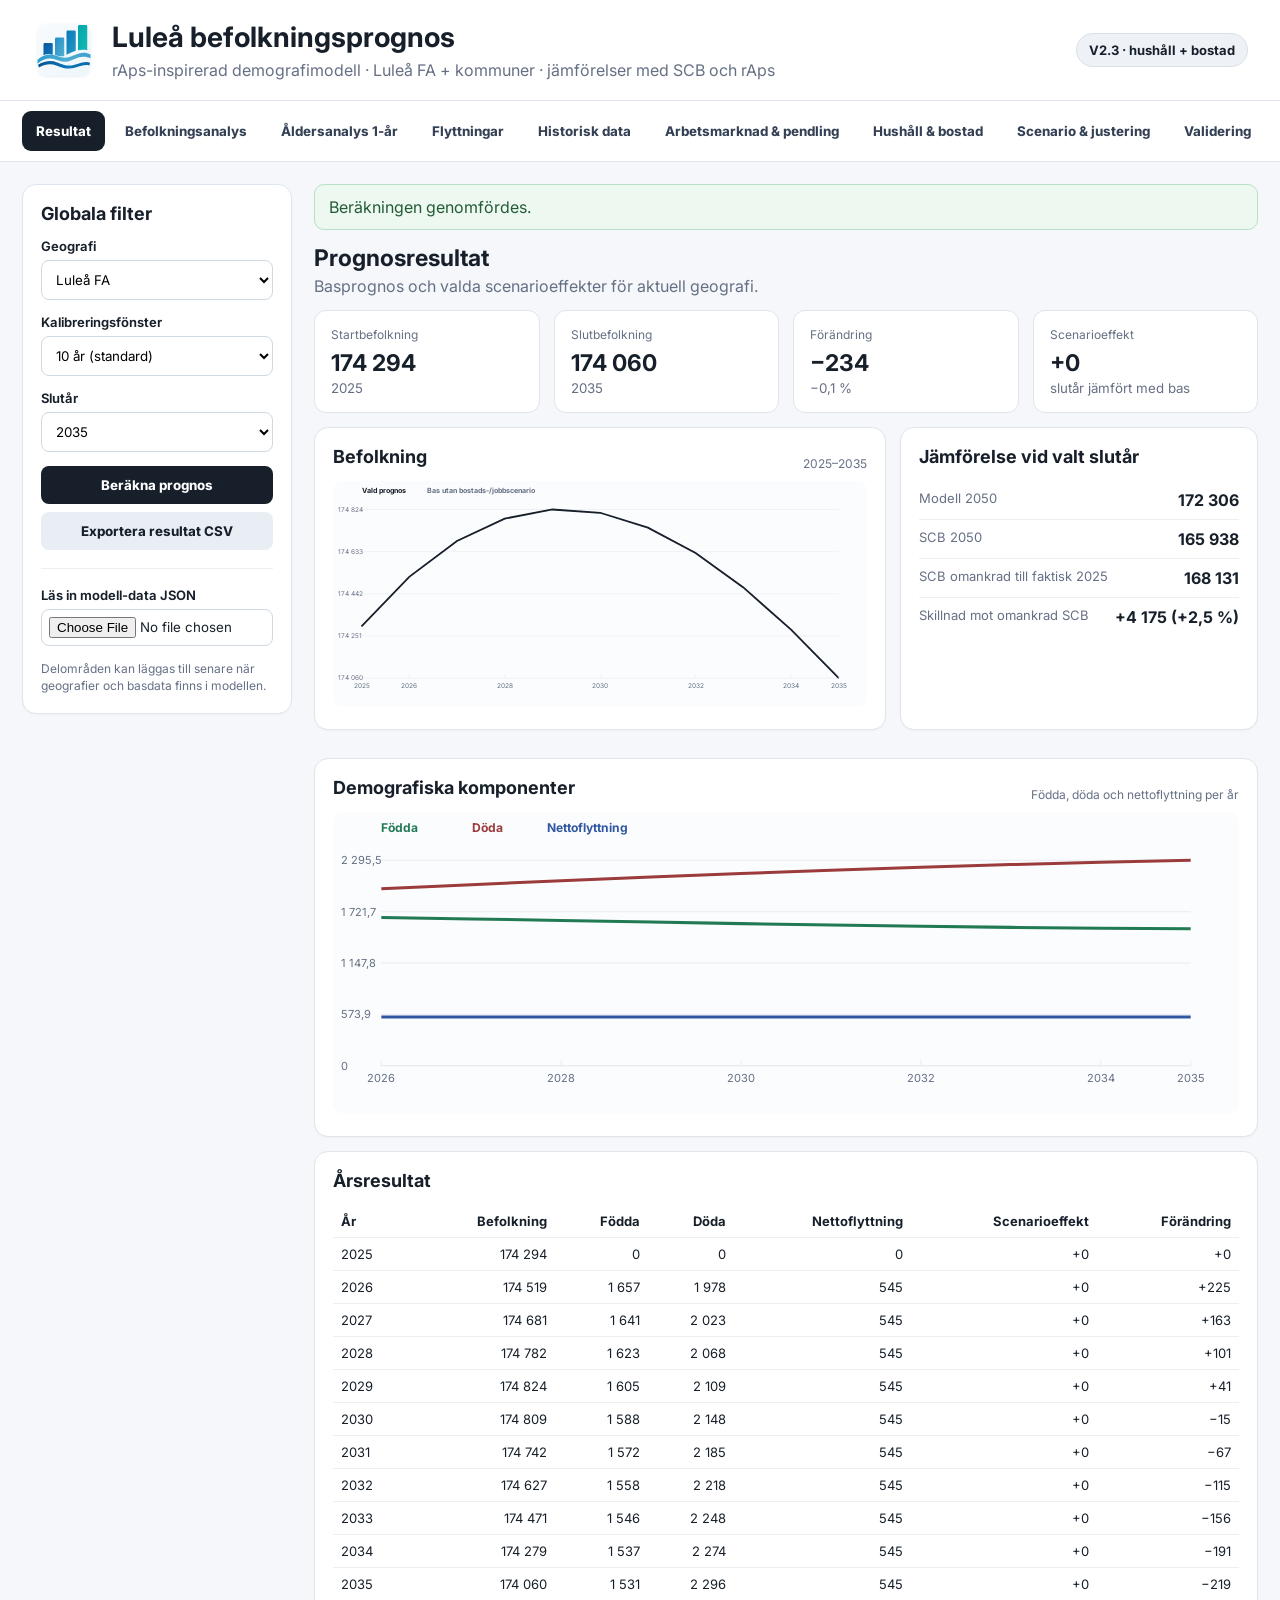
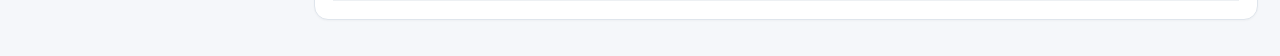
<file: index.html>
<!doctype html>
<html lang="sv">
<head>
  <meta charset="utf-8" />
  <meta name="viewport" content="width=device-width,initial-scale=1" />
  <title>Luleå rAps-inspirerad befolkningsmodell</title>
  <link rel="icon" type="image/svg+xml" href="assets/lulea-befolkningsprognos-logo.svg" />
  <link rel="shortcut icon" href="assets/lulea-befolkningsprognos-logo.svg" />
  <link rel="stylesheet" href="css/style.css?v=20261004-1808" />
</head>
<body>
  <header class="topbar">
    <div class="brand">
      <img class="brandLogo" src="assets/lulea-befolkningsprognos-logo.svg" alt="" aria-hidden="true" />
      <div class="brandText">
        <h1>Luleå befolkningsprognos</h1>
        <p>rAps-inspirerad demografimodell · Luleå FA + kommuner · jämförelser med SCB och rAps</p>
      </div>
    </div>
    <span class="badge">V2.3 · hushåll + bostad</span>
  </header>

  <nav class="tabs" aria-label="Rapportsidor">
    <button class="tab active" data-page="results">Resultat</button>
    <button class="tab" data-page="analysis">Befolkningsanalys</button>
    <button class="tab" data-page="age">Åldersanalys 1-år</button>
    <button class="tab" data-page="migration">Flyttningar</button>
    <button class="tab" data-page="history">Historisk data</button>
    <button class="tab" data-page="labour">Arbetsmarknad & pendling</button>
    <button class="tab" data-page="housing">Hushåll & bostad</button>
    <button class="tab" data-page="scenario">Scenario & justering</button>
    <button class="tab" data-page="validation">Validering</button>
    <a class="tab" href="historiska-prognoser.html" style="text-decoration:none;display:inline-flex;align-items:center">Historiska prognoser</a>
    <a class="tab" href="bostadsbyggande.html" style="text-decoration:none;display:inline-flex;align-items:center">Bostadsbyggande</a><button class="tab" data-page="method">Metod & data</button>
  </nav>

  <main>
    <aside class="panel controls">
      <h2>Globala filter</h2>
      <label>Geografi
        <select id="geo"></select>
      </label>
      <label>Kalibreringsfönster
        <select id="window">
          <option value="3">3 år</option>
          <option value="6">6 år</option>
          <option value="10" selected>10 år (standard)</option>
        </select>
      </label>
      <label>Slutår
        <select id="endYear"></select>
      </label>
      <button id="runBtn">Beräkna prognos</button>
      <button id="exportBtn" class="secondary" disabled>Exportera resultat CSV</button>
      <hr />
      <label class="fileLabel">Läs in modell-data JSON
        <input id="dataFile" type="file" accept="application/json,.json" />
      </label>
      <div id="filterNote" class="miniNote">Delområden kan läggas till senare när geografier och basdata finns i modellen.</div>
    </aside>

    <section class="content">
      <div id="status" class="status"></div>

      <section class="page active" id="page-results">
        <div class="pageTitle">
          <div><h2>Prognosresultat</h2><p>Basprognos och valda scenarioeffekter för aktuell geografi.</p></div>
        </div>

        <div class="cards">
          <article class="card"><span>Startbefolkning</span><strong id="startPop">–</strong><small id="startYearLabel">–</small></article>
          <article class="card"><span>Slutbefolkning</span><strong id="endPop">–</strong><small id="endYearLabel">–</small></article>
          <article class="card"><span>Förändring</span><strong id="changePop">–</strong><small id="changePct">–</small></article>
          <article class="card"><span>Scenarioeffekt</span><strong id="scenarioKpi">–</strong><small>slutår jämfört med bas</small></article>
        </div>

        <div class="grid2">
          <article class="panel chartPanel">
            <div class="panelHead"><h2>Befolkning</h2><span id="chartCaption">–</span></div>
            <svg id="chart" viewBox="0 0 900 380" role="img" aria-label="Befolkningsprognos"></svg>
          </article>
          <article class="panel">
            <h2>Jämförelse vid valt slutår</h2>
            <div id="benchmarkCards" class="stackedMetrics"></div>
          </article>
        </div>

        <article class="panel chartPanel">
          <div class="panelHead"><h2>Demografiska komponenter</h2><span>Födda, döda och nettoflyttning per år</span></div>
          <svg id="componentsChart" viewBox="0 0 900 300" role="img" aria-label="Demografiska komponenter"></svg>
        </article>

        <article class="panel">
          <h2>Årsresultat</h2>
          <div class="tableWrap"><table id="resultsTable"><thead><tr>
            <th>År</th><th>Befolkning</th><th>Födda</th><th>Döda</th><th>Nettoflyttning</th><th>Scenarioeffekt</th><th>Förändring</th>
          </tr></thead><tbody></tbody></table></div>
        </article>
      </section>

      <section class="page" id="page-analysis">
        <div class="pageTitle">
          <div><h2>Befolkningsanalys</h2><p>Struktur, kalibreringskänslighet och lokala demografiska nivåer.</p></div>
        </div>

        <div class="grid2">
          <article class="panel">
            <h2>Kalibreringsfönster</h2>
            <p class="hint">Samma modell med 6, 10 respektive 19 års historik.</p>
            <div id="windowComparison"></div>
          </article>
          <article class="panel">
            <h2>Kommun relativt Riket</h2>
            <p class="hint">Generell åldersstandardiserad nivå. Åldersceller får därefter informationsvägd utjämning beroende på lokalt underlag.</p>
            <div id="relativeFactors"></div>
          </article>
        </div>

        <div class="grid2">
          <article class="panel">
            <h2>Åldersstruktur 2025</h2>
            <div id="ageStructure"></div>
          </article>
          <article class="panel">
            <h2>Demografisk balans</h2>
            <div id="balanceSummary"></div>
          </article>
        </div>

        <article class="panel">
          <h2>Lokal vikt och utjämning per ålderscell</h2>
          <p class="hint">Visar hur stor direkt lokal vikt som används i utvalda åldrar. 0 % innebär helt nationell åldersprofil (med generell kommunnivå), 100 % innebär fullt lokal ålderscell.</p>
          <div id="fadingExamples"></div>
        </article>
      </section>

      <section class="page" id="page-age">
        <div class="pageTitle">
          <div><h2>Åldersanalys i 1-årsklasser</h2><p>Lokal påverkan, riksprofil och informationsvägd utjämning för varje enskild ålder.</p></div>
        </div>

        <article class="panel chartPanel">
          <div class="panelHead">
            <div><h2>Fruktsamhet – lokal nivå jämfört med Riket</h2><p class="hint">Observerad lokal åldersspecifik födelsetakt jämförs med rikets nivå, per 1 000 kvinnor. Diagrammet visar den observerade lokala signalen före informationsvägd utjämning; diagrammet för lokal vikt nedan visar hur mycket av signalen som faktiskt får påverka modellen.</p></div>
          </div>
          <svg id="fertilityRateChart" viewBox="0 0 900 320" role="img" aria-label="Fruktsamhet lokalt och i Riket efter ålder"></svg>
        </article>

        <article class="panel chartPanel">
          <div class="panelHead">
            <div><h2>Fruktsamhet – lokal vikt per ålder</h2><p class="hint">Moderns ålder 15–49 år. Håll muspekaren över diagrammet för att se lokal vikt, årlig population, förväntade händelser och modellens nivå.</p></div>
          </div>
          <svg id="fertilityWeightChart" viewBox="0 0 900 320" role="img" aria-label="Lokal vikt för fruktsamhet efter ålder"></svg>
          <div class="tableWrap analysisTableWrap"><table id="fertilityAgeTable" class="miniTable"><thead><tr>
            <th>Ålder</th><th>Årlig population</th><th>Förv. födslar</th><th>Lokal vikt</th><th>Lokal/rike</th><th>Modell per 1 000 kvinnor</th>
          </tr></thead><tbody></tbody></table></div>
        </article>

        <article class="panel chartPanel">
          <div class="panelHead">
            <div><h2>Dödlighet – lokal nivå jämfört med Riket, 0–70 år</h2><p class="hint">Observerad lokal ålders- och könsspecifik dödsrisk jämförs med rikets nivå, per 1 000 personer. Egen Y-skala gör små skillnader i yngre åldrar läsbara.</p></div>
          </div>
          <svg id="mortalityRateYoungChart" viewBox="0 0 900 340" role="img" aria-label="Dödlighet lokalt och i Riket 0 till 70 år"></svg>
        </article>

        <article class="panel chartPanel">
          <div class="panelHead">
            <div><h2>Dödlighet – lokal nivå jämfört med Riket, 71–100+ år</h2><p class="hint">Äldre åldrar visas separat eftersom risknivåerna är betydligt högre och annars dominerar skalan för hela diagrammet.</p></div>
          </div>
          <svg id="mortalityRateOldChart" viewBox="0 0 900 340" role="img" aria-label="Dödlighet lokalt och i Riket 71 till 100 plus år"></svg>
        </article>

        <article class="panel chartPanel">
          <div class="panelHead">
            <div><h2>Dödlighet – lokal vikt per ålder och kön</h2><p class="hint">0–100+ år. Kvinnor och män visas separat. Håll muspekaren över diagrammet för att se cellens underlag och lokala påverkan.</p></div>
          </div>
          <svg id="mortalityWeightChart" viewBox="0 0 900 340" role="img" aria-label="Lokal vikt för dödlighet efter ålder och kön"></svg>
          <div class="tableWrap analysisTableWrap"><table id="mortalityAgeTable" class="miniTable"><thead><tr>
            <th>Ålder</th><th>Kvinnor vikt</th><th>Män vikt</th><th>Kvinnor förv. döda</th><th>Män förv. döda</th><th>Kvinnor lokal/rike</th><th>Män lokal/rike</th>
          </tr></thead><tbody></tbody></table></div>
        </article>

        <article class="panel">
          <h2>Hur ska lokal påverkan tolkas?</h2>
          <p>0 % betyder att åldersmönstret hämtas från Riket men fortfarande skalas med kommunens generella nivå. 100 % betyder att den enskilda lokala ålderscellen används fullt ut. Vikten bestäms i förväg av cellens population och informationsmängd, inte av hur väl prognosen råkar träffa ett känt utfall.</p>
        </article>
      </section>

      <section class="page" id="page-migration">
        <div class="pageTitle">
          <div><h2>Flyttningar</h2><p>Historiska flyttströmmar, lokala åldersvikter, variation och praktisk betydelse.</p></div>
        </div>

        <div class="cards">
          <article class="card"><span>Årlig inflyttning</span><strong id="migrationInflowKpi">–</strong><small>historiskt medel</small></article>
          <article class="card"><span>Årlig utflyttning</span><strong id="migrationOutflowKpi">–</strong><small>historiskt medel</small></article>
          <article class="card"><span>Årligt flyttnetto</span><strong id="migrationNetKpi">–</strong><small>historiskt medel</small></article>
          <article class="card"><span>Störst 5 %-känslighet</span><strong id="migrationImpactKpi">–</strong><small id="migrationImpactAge">–</small></article>
        </div>

        <article class="panel chartPanel">
          <div class="panelHead">
            <div><h2>Flyttströmmar efter ålder</h2><p class="hint">Historiskt årsmedel för inflyttning, utflyttning och netto. Håll muspekaren över diagrammet för att se värdet för varje ettårsålder.</p></div>
          </div>
          <svg id="migrationAgeChart" viewBox="0 0 900 340" role="img" aria-label="Flyttströmmar efter ålder"></svg>
        </article>

        <article class="panel chartPanel">
          <div class="panelHead">
            <div><h2>Variation kontra praktisk betydelse</h2><p class="hint">Historisk standardavvikelse visar variation över år. 5 %-känslighet visar hur många personer per år en ±5 % förändring i inflyttningen motsvarar.</p></div>
          </div>
          <svg id="migrationVariationChart" viewBox="0 0 900 340" role="img" aria-label="Historisk variation och känslighet i inflyttning efter ålder"></svg>
        </article>

        <article class="panel chartPanel">
          <div class="panelHead">
            <div><h2>Adaptiv åldersmjukning – diagnostik</h2><p class="hint">Rå lokal profil jämförs med en diagnostisk profil där instabila lokala avvikelser lånar styrka från Riket och närliggande åldrar. Stabilt lokala eller nationella åldersbrott kan ligga kvar skarpt. Den utjämnade profilen används ännu inte i prognosen.</p></div>
          </div>
          <svg id="migrationSmoothingChart" viewBox="0 0 900 340" role="img" aria-label="Rå och adaptivt utjämnad flyttprofil efter ålder"></svg>
          <div id="migrationSmoothingDiagnostic"></div>
        </article>

        <article class="panel">
          <h2>Vilka åldersströmmar bör följas mest?</h2>
          <div id="migrationPriority"></div>
        </article>

        <article class="panel">
          <h2>Flyttströmmar per 1-årsålder</h2>
          <p class="hint">Relativ variation kan vara hög för små flöden. Kolumnen 5 %-effekt visar därför den praktiska storleken i personer per år.</p>
          <div class="tableWrap analysisTableWrap"><table id="migrationAgeTable" class="miniTable"><thead><tr>
            <th>Ålder</th><th>Inflyttning</th><th>Utflyttning</th><th>Netto</th><th>SD inflyttning</th><th>SD netto</th><th>CV inflyttning</th><th>Andel av inflyttning</th><th>5 %-effekt</th><th>Lokal modellandel</th>
          </tr></thead><tbody></tbody></table></div>
        </article>

        <article class="panel">
          <h2>19–25 år i Luleås flyttmönster</h2>
          <div id="youngAdultMigrationDiagnostic"></div>
        </article>

        <article class="panel">
          <h2>Tre geografiska flyttben</h2>
          <div id="migrationLegDiagnostic"></div>
        </article>

        <article class="panel">
          <div class="panelHead">
            <div>
              <h2>Lokal vikt per ålder, kön och flyttben</h2>
              <p class="hint">Diagnostisk lokal retention i åldersprofilen. 100 % betyder att den råa lokala ålder/kön-cellen behålls fullt ut; lägre vikt innebär att profilen lånar mer struktur från närliggande åldrar och motsvarande riksmönster. Vikten används ännu inte i produktionsprognosens net10-baslinje.</p>
            </div>
            <div class="compactControl">
              <label for="migrationWeightGeo">Kommunprofil</label>
              <select id="migrationWeightGeo"></select>
              <span id="migrationLocalWeightWindow">–</span>
            </div>
          </div>
          <div class="grid2">
            <div>
              <h3>Inflyttning från övriga Norrbotten</h3>
              <svg id="migrationWeightCountyIn" viewBox="0 0 900 330" role="img" aria-label="Lokal vikt för inflyttning från övriga Norrbotten efter ålder och kön"></svg>
            </div>
            <div>
              <h3>Utflyttning till övriga Norrbotten</h3>
              <svg id="migrationWeightCountyOut" viewBox="0 0 900 330" role="img" aria-label="Lokal vikt för utflyttning till övriga Norrbotten efter ålder och kön"></svg>
            </div>
            <div>
              <h3>Inflyttning från övriga Sverige</h3>
              <svg id="migrationWeightRestIn" viewBox="0 0 900 330" role="img" aria-label="Lokal vikt för inflyttning från övriga Sverige efter ålder och kön"></svg>
            </div>
            <div>
              <h3>Utflyttning till övriga Sverige</h3>
              <svg id="migrationWeightRestOut" viewBox="0 0 900 330" role="img" aria-label="Lokal vikt för utflyttning till övriga Sverige efter ålder och kön"></svg>
            </div>
            <div>
              <h3>Invandring</h3>
              <svg id="migrationWeightInternationalIn" viewBox="0 0 900 330" role="img" aria-label="Lokal vikt för invandring efter ålder och kön"></svg>
            </div>
            <div>
              <h3>Utvandring</h3>
              <svg id="migrationWeightInternationalOut" viewBox="0 0 900 330" role="img" aria-label="Lokal vikt för utvandring efter ålder och kön"></svg>
            </div>
          </div>
          <div id="migrationLocalWeightNote"></div>
        </article>

        <article class="panel">
          <h2>Nuvarande modellstatus för flyttning</h2>
          <p>I produktionsbaslinjen är nettoflyttningen lokalt historiskt kalibrerad och använder ännu inte rAps fulla IMIG/UMIG-koefficientstruktur. Den här sidan visar därför framför allt vilka åldersströmmar som är stora, stabila eller historiskt varierande, så att nästa utvecklingssteg kan prioritera de flöden som faktiskt betyder mest för prognosen.</p>
        </article>
      </section>

      <section class="page" id="page-history">
        <div class="pageTitle">
          <div>
            <h2>Historisk data</h2>
            <p>Observerade årsserier som ligger bakom den lokala kalibreringen av prognosen.</p>
          </div>
        </div>

        <article class="panel">
          <h2>Så läses sidan</h2>
          <p>Historiken är uppdelad i tre delar: <strong>filtrerad historisk data</strong>, <strong>total historisk utveckling</strong> och <strong>historisk tabell</strong>. Den markerade kalibreringsperioden följer det globala valet 3, 6 eller 10 år och slutar 2024. År 2025 är ett separat CKM-kontrollår och ingår inte i dessa historiska kalibreringsmedel.</p>
          <p class="hint">Observerade nollor i små åldersceller betyder att ingen händelse registrerades just det året. De ska inte tolkas som att prognosmodellen antar noll risk. Prognosens fruktsamhets- och dödlighetsrisker använder informationsvägd utjämning mot rikets profil när det lokala underlaget är svagt.</p>
        </article>

        <section class="historySection">
          <div class="historySectionHead">
            <h2>Filtrerad historisk data</h2>
            <p>Detaljanalys av dödlighet och flyttning. Filtren gäller bara denna sida och standard är Totalt / alla åldrar.</p>
          </div>

          <article class="panel historyFilterPanel">
            <fieldset>
              <legend>Dödlighet</legend>
              <div class="historyFilterControls">
                <label>Kön
                  <select id="historyMortSex">
                    <option value="ALL" selected>Totalt</option>
                    <option value="K">Kvinnor</option>
                    <option value="M">Män</option>
                  </select>
                </label>
                <label>Ålder
                  <select id="historyMortAge">
                    <option value="ALL" selected>Alla åldrar</option>
                  </select>
                </label>
              </div>
              <div class="historyFilterChart">
                <div class="panelHead">
                  <div><h3>Dödlighet – filtrerad historik</h3><p class="hint">Den observerade serien visar faktisk historik för valt urval. För små celler kan enstaka dödsfall ge stora utslag och år utan dödsfall ge 0 %. Den streckade modellnivån visar modellens ungefärliga ettåriga dödssannolikhet för valt kön och vald ålder.</p></div>
                </div>
                <svg id="historyMortalityDetailChart" viewBox="0 0 1200 360" role="img" aria-label="Filtrerad historisk dödlighet"></svg>
                <div id="historyMortalitySummary"></div>
              </div>
            </fieldset>

            <fieldset>
              <legend>Flyttning</legend>
              <div class="historyFilterControls migrationFilterControls">
                <label>Område
                  <select id="historyMigLeg">
                    <option value="ALL" selected>Alla områden</option>
                    <option value="county">Övriga Norrbotten</option>
                    <option value="rest_sweden">Övriga Sverige</option>
                    <option value="international">Utlandet</option>
                  </select>
                </label>
                <label>Riktning
                  <select id="historyMigDirection">
                    <option value="net" selected>Netto</option>
                    <option value="in">Inflyttning</option>
                    <option value="out">Utflyttning</option>
                  </select>
                </label>
                <label>Kön
                  <select id="historyMigSex">
                    <option value="ALL" selected>Totalt</option>
                    <option value="K">Kvinnor</option>
                    <option value="M">Män</option>
                  </select>
                </label>
                <label>Ålder
                  <select id="historyMigAge">
                    <option value="ALL" selected>Alla åldrar</option>
                  </select>
                </label>
              </div>
              <div class="historyFilterChart">
                <div class="panelHead">
                  <div><h3>Flyttning – filtrerad historik</h3><p class="hint">Välj geografiskt flyttben, riktning, kön och ålder. Diagrammet visar observerade årsutfall för valt urval och årsmedel för aktuell kalibreringsperiod.</p></div>
                </div>
                <svg id="historyMigrationDetailChart" viewBox="0 0 1200 360" role="img" aria-label="Filtrerad historisk flyttning"></svg>
                <div id="historyMigrationSummary"></div>
              </div>
            </fieldset>
          </article>
        </section>

        <section class="historySection">
          <div class="historySectionHead">
            <h2>Total historisk utveckling</h2>
            <p>Översikt för vald geografi utan detaljfiltrering.</p>
          </div>

          <div class="cards historyCards">
            <article class="card"><span>Kalibreringsperiod</span><strong id="historyWindowKpi">–</strong><small id="historyWindowYears">–</small></article>
            <article class="card"><span>Fruktsamhetsnivå</span><strong id="historyFertilityKpi">–</strong><small>exponeringsvägd TFR</small></article>
            <article class="card"><span>Födda per år</span><strong id="historyBirthsKpi">–</strong><small>årsmedel</small></article>
            <article class="card"><span>Döda per år</span><strong id="historyDeathsKpi">–</strong><small>årsmedel</small></article>
            <article class="card"><span>Inflyttning per år</span><strong id="historyInKpi">–</strong><small>årsmedel</small></article>
            <article class="card"><span>Utflyttning per år</span><strong id="historyOutKpi">–</strong><small>årsmedel</small></article>
            <article class="card"><span>Flyttnetto per år</span><strong id="historyNetKpi">–</strong><small>årsmedel</small></article>
          </div>

          <article class="panel chartPanel historyFullChart">
            <div class="panelHead">
              <div><h2>Fruktsamhet</h2><p class="hint">Årsvis summerat åldersspecifikt fruktsamhetstal (TFR) för åldrarna 15–49. Den streckade linjen visar den exponeringsvägda nivån för vald kalibreringsperiod.</p></div>
            </div>
            <svg id="historyFertilityChart" viewBox="0 0 1200 360" role="img" aria-label="Historisk fruktsamhet"></svg>
          </article>

          <article class="panel chartPanel historyFullChart">
            <div class="panelHead">
              <div><h2>Födda och döda</h2><p class="hint">Observerat antal händelser per år. Kalibreringsmedlen visas i sammanfattningen ovan.</p></div>
            </div>
            <svg id="historyVitalChart" viewBox="0 0 1200 360" role="img" aria-label="Historiskt antal födda och döda"></svg>
          </article>

          <article class="panel chartPanel historyFullChart">
            <div class="panelHead">
              <div><h2>Inflyttning och utflyttning</h2><p class="hint">Observerade bruttoflöden per år. För FA summeras inte kommunala bruttoflöden eftersom flyttar inom FA då skulle dubbelräknas; sidan visar därför bruttoflöden endast där underlaget är metodiskt giltigt.</p></div>
            </div>
            <svg id="historyGrossMigrationChart" viewBox="0 0 1200 360" role="img" aria-label="Historisk inflyttning och utflyttning"></svg>
          </article>

          <article class="panel chartPanel historyFullChart">
            <div class="panelHead">
              <div><h2>Flyttnetto</h2><p class="hint">Observerad nettoflyttning per år. Den streckade linjen visar årsmedlet för vald kalibreringsperiod.</p></div>
            </div>
            <svg id="historyNetMigrationChart" viewBox="0 0 1200 360" role="img" aria-label="Historisk nettoflyttning"></svg>
          </article>
        </section>

        <section class="historySection">
          <div class="historySectionHead">
            <h2>Historisk tabell</h2>
            <p>Årsdata bakom totaldiagrammen och markering av aktuell kalibreringsperiod.</p>
          </div>
          <article class="panel">
            <p class="hint">Rader inom aktuell kalibreringsperiod markeras. TFR är ett summerat åldersspecifikt fruktsamhetstal; dödstalet är ett enkelt observerat dödstal per 1 000 i medelfolkmängden och ska inte tolkas som åldersstandardiserad dödlighet.</p>
            <div class="tableWrap analysisTableWrap"><table id="historyTable" class="miniTable">
              <thead><tr><th>År</th><th>TFR</th><th>Födda</th><th>Döda</th><th>Döda per 1 000</th><th>Inflyttning</th><th>Utflyttning</th><th>Flyttnetto</th><th>I kalibrering</th></tr></thead>
              <tbody></tbody>
            </table></div>
          </article>
        </section>
      </section>

      <section class="page" id="page-labour">
        <div class="pageTitle">
          <div><h2>Arbetsmarknad & pendling</h2><p>Jobbtillväxt och var de sysselsatta i respektive arbetsställekommun bor.</p></div>
        </div>

        <article class="panel">
          <div class="formGrid3">
            <label>Arbetsställekommun
              <select id="labourWorkplace"></select>
            </label>
            <label>Etableringsår
              <input id="labourScenarioYear" type="number" min="2026" max="2070" step="1" value="2030" />
            </label>
            <label>Scenario: nya jobb
              <input id="labourAddedJobs" type="number" min="0" step="10" value="1000" />
            </label>
            <label>Andel externa jobbinnehavare som flyttar till FA %
              <input id="labourExternalMovePct" type="number" min="0" max="100" step="1" value="25" />
            </label>
            <label>Personer per inflyttat jobb
              <input id="labourPersonsPerMover" type="number" min="0" max="10" step="0.1" value="1.5" />
            </label>
            <label>Internationell rekrytering av externa %
              <input id="labourInternationalSharePct" type="number" min="0" max="100" step="1" value="0" />
            </label>
          </div>
          <button id="labourToScenario" class="secondary">Lägg till som prognosscenario</button>
          <p class="hint">Pendlingsmatrisen används som fördelningsnyckel för var jobbinnehavare bor. Den är inte samma sak som en flyttmatris. Flyttantagandet för personer bosatta utanför FA anges separat. Internationell rekrytering är ett explicit scenarioantagande och påverkar inte baslinjens normala flyttmönster.</p>
        </article>

        <div class="cards">
          <article class="card"><span>Jobb i arbetsställekommun</span><strong id="labourJobsKpi">–</strong><small id="labourLatestYear">–</small></article>
          <article class="card"><span>Bor i samma kommun</span><strong id="labourLocalShareKpi">–</strong><small>andel av jobben</small></article>
          <article class="card"><span>Bor i övriga FA</span><strong id="labourOtherFaShareKpi">–</strong><small>andel av jobben</small></article>
          <article class="card"><span>Bor utanför FA</span><strong id="labourOutsideShareKpi">–</strong><small>andel av jobben</small></article>
        </div>

        <div class="grid2">
          <article class="panel chartPanel">
            <div class="panelHead"><div><h2>Jobbutveckling</h2><p class="hint">Sysselsatta efter arbetsställekommun, 2020–2024.</p></div></div>
            <svg id="labourJobsChart" viewBox="0 0 900 320" role="img" aria-label="Jobbutveckling efter arbetsställekommun"></svg>
          </article>
          <article class="panel">
            <h2>Var bor de som arbetar här?</h2>
            <div id="labourResidenceShares"></div>
          </article>
        </div>

        <article class="panel">
          <h2>Pendlingsmatris inom Luleå FA</h2>
          <p class="hint">Rader = bostadskommun, kolumner = arbetsställekommun. Tabellen visar antal sysselsatta senaste året. Gruppen Utanför FA samlar övriga bostadskommuner.</p>
          <div class="tableWrap"><table id="commutingMatrix" class="miniTable"></table></div>
        </article>

        <article class="panel">
          <h2>Jobbscenario – fördelning efter dagens pendlingsmönster</h2>
          <p class="hint">Visar hur exempelvis 1 000 nya jobb i Luleå skulle fördelas mellan boende i Luleå, övriga FA-kommuner och utanför FA om dagens bostadsandelar bland arbetstagare består.</p>
          <div id="labourScenarioAllocation"></div>
        </article>

        <article class="panel chartPanel">
          <div class="panelHead">
            <div>
              <h2>Åldersprofiler för arbetsplats- och inflyttningsscenarier</h2>
              <p class="hint">Jämför fyra alternativa sätt att fördela en möjlig inflyttning på 1-årsåldrar. Y-axeln visar varje ålders andel av respektive profils total, i procent. Profilerna är scenario- och jämförelseunderlag – de visar inte att en observerad flytt faktiskt orsakades av ett jobb.</p>
            </div>
          </div>
          <div class="profileLegend" aria-label="Förklaring av serier">
            <div><span class="profileSwatch lineInflow"></span><strong>Arbetstagare (hybrid)</strong><small>SCB:s ålders- och könsstruktur bland sysselsatta vid arbetsstället, fördelad till 1-årsåldrar med det lokala observerade inflyttningsmönstret.</small></div>
            <div><span class="profileSwatch lineSensitivity"></span><strong>Medföljande hushåll (proxy)</strong><small>En förenklad proxy baserad på observerad inflyttning i åldrarna 0–17 och 25–64. Åldrarna 18–24 är uteslutna för att minska påverkan från studentrelaterad inflyttning.</small></div>
            <div><span class="profileSwatch lineMen"></span><strong>Observerad inflyttning 0–64</strong><small>Den historiskt observerade kommunala inflyttningen, begränsad till åldrarna 0–64. Detta är en jämförelseprofil, inte ett mått på jobbrelaterad flyttning.</small></div>
            <div><span class="profileSwatch lineVariation"></span><strong>Observerad inflyttning, alla åldrar</strong><small>Hela den observerade kommunala inflyttningens åldersfördelning, inklusive 65 år och äldre.</small></div>
          </div>
          <svg id="labourAgeProfileChart" viewBox="0 0 900 330" role="img" aria-label="Åldersprofiler för arbetsplats- och inflyttningsscenarier"></svg>
          <p class="hint profileNote"><strong>Hybrid</strong> betyder att två datakällor kombineras. <strong>Proxy</strong> betyder att profilen används som en förenklad ersättningsindikator när direkt statistik över medföljande hushåll saknas. Håll muspekaren över diagrammet för exakt andel vid varje ålder.</p>
          <div id="labourWorkerAgeGroups"></div>
        </article>

        <article class="panel">
          <h2>Potentiell befolkningseffekt</h2>
          <p>Här översätts ett arbetsplatsscenario stegvis från <strong>nya jobb</strong> till en möjlig <strong>befolkningsökning i FA-regionen</strong>. Beräkningen använder dagens observerade pendlingsmönster som fördelningsnyckel, men själva flyttbenägenheten och antalet personer per inflyttat jobb är scenarioantaganden.</p>
          <p class="hint">Måtten ska därför läsas som en konsekvensberäkning: ”om så här många nya jobb skapas, om dagens pendlingsandelar består och om en viss andel av de externa arbetstagarna flyttar hit – hur många nya invånare motsvarar det då?” Det är inte en prognos över hur många som faktiskt kommer att flytta.</p>
          <div id="labourPopulationEffect"></div>
        </article>
      </section>

      <section class="page" id="page-housing">
        <div class="pageTitle">
          <div><h2>Hushåll & bostadsefterfrågan</h2><p>Observerad hushållsbildning, boendetäthet och en indikativ jämförelse mellan nya hushåll och bostadstillskott.</p></div>
        </div>

        <div class="cards">
          <article class="card"><span>Hushåll</span><strong id="householdsKpi">–</strong><small id="householdsYear">–</small></article>
          <article class="card"><span>Personer/hushåll</span><strong id="householdSizeKpi">–</strong><small>observerat</small></article>
          <article class="card"><span>Bostadsbestånd</span><strong id="housingStockKpi">–</strong><small id="housingStockYear">–</small></article>
          <article class="card"><span>Balansförändring slutår</span><strong id="housingBalanceKpi">–</strong><small>planerat tillskott − ny efterfrågan</small></article>
        </div>

        <article class="panel">
          <div class="formGrid3">
            <label>Hushållsstorlek i framskrivning
              <select id="householdProjectionMode">
                <option value="trend" selected>Senaste 5 årens trend (standard)</option>
                <option value="constant">Konstant senaste nivå</option>
                <option value="manual">Manuell nivå</option>
              </select>
            </label>
            <label>Manuellt personer/hushåll
              <input id="householdManualSize" type="number" min="1" max="5" step="0.01" value="2.1" />
            </label>
            <label>Önskad reserv/vakans %
              <input id="housingReservePct" type="number" min="0" max="20" step="0.5" value="1" />
            </label>
          </div>
          <p class="hint">Standardläget använder den validerade femårstrenden för personer per hushåll. Konstant nivå och manuell nivå finns kvar som känslighetsalternativ. Balansen är en efterfrågeindikator, inte ett mått på faktisk bostadsbrist.</p>
        </article>

        <div class="grid2">
          <article class="panel chartPanel">
            <div class="panelHead"><div><h2>Hushållsutveckling</h2><p class="hint">Historiska hushåll och modellens implicita hushållsframskrivning.</p></div></div>
            <svg id="householdTrendChart" viewBox="0 0 900 330" role="img" aria-label="Hushållsutveckling"></svg>
          </article>
          <article class="panel chartPanel">
            <div class="panelHead"><div><h2>Ny bostadsefterfrågan mot planerat tillskott</h2><p class="hint">Båda serierna visas som förändring från basåret.</p></div></div>
            <svg id="housingDemandChart" viewBox="0 0 900 330" role="img" aria-label="Ny hushållsefterfrågan och bostadstillskott"></svg>
          </article>
        </div>

        <article class="panel">
          <h2>Boverket-inspirerad byggbehovsöversikt</h2>
          <p class="hint">Visar vilka delar av Boverkets metod som redan finns i modellen och vilka som ännu är externa jämförelser och utvecklingssteg.</p>
          <div id="boverketHousingMethod"></div>
        </article>

        <article class="panel">
          <h2>Boverkets åtta mått på behovsbaserad bostadsbrist</h2>
          <p class="hint">Detta är ett separat behovsperspektiv från byggbehovsberäkningen. Måtten beskriver hushållens boendesituation och bör inte summeras till ett enda bostadsbristtal.</p>
          <div id="boverketNeedMeasures"></div>
        </article>

        <article class="panel">
          <h2>SCB-standard: personer per bostad</h2>
          <p class="hint">2024 används som automatisk scenariostandard. Flerbostadshus kan skiljas efter upplåtelseform och antal rum; småhus använder upplåtelseform. Riket används endast som reservvärde om kommunvärde saknas.</p>
          <div id="occupancyDefaultsTable"></div>
        </article>

        <div class="grid2">
          <article class="panel">
            <h2>Hushållstyper 2024</h2>
            <div id="householdComposition"></div>
          </article>
          <article class="panel">
            <h2>Bostadsbestånd</h2>
            <div id="housingStockTable"></div>
          </article>
        </div>
      </section>

      <section class="page" id="page-scenario">
        <div class="pageTitle">
          <div><h2>Scenario & justering</h2><p>Ändra demografiska antaganden, bostadsbyggande och arbetsplatsetableringar.</p></div>
        </div>

        <article class="panel">
          <h2>Generella demografiska justeringar</h2>
          <div class="formGrid3">
            <label>Nationell fruktsamhetsbana
              <select id="fertilityScenario">
                <option value="raps2024">rAps/SCB 2024 (bas)</option>
              </select>
            </label>
            <label>Fruktsamhet, multiplikator
              <input id="fertMult" type="number" min="0" max="3" step="0.01" value="1" />
            </label>
            <label>Dödlighet, multiplikator
              <input id="mortMult" type="number" min="0" max="3" step="0.01" value="1" />
            </label>
            <label>Nettoflyttning, kalibreringsfönster
              <select id="migrationWindow">
                <option value="">Automatiskt (globalt 3/6/10)</option>
                <option value="2">2 år</option>
                <option value="3">3 år</option>
                <option value="4">4 år</option>
                <option value="6">6 år</option>
                <option value="10">10 år</option>
              </select>
            </label>
            <label>Nettoflyttning, multiplikator
              <input id="migMult" type="number" min="-3" max="3" step="0.01" value="1" />
            </label>
          </div>
          <p class="hint">rAps/SCB 2024 är bas. SCB 2026 byter endast den nationella fruktsamhetsbanan. Nettoflyttningens fönster kan ändras separat från fruktsamhet/dödlighet för en ren migrationskänslighet. Multiplikatorerna är separata känslighetsjusteringar och ska inte användas för att trimma modellen mot historiska testutfall.</p>
        </article>

        <article class="panel">
          <div class="panelHead">
            <div><h2>Bostadsscenarier</h2><p class="hint">Typ, upplåtelseform och storlek sparas redan nu för senare empiriska hushållsantaganden.</p></div>
            <button id="addHousing" class="secondary compact">+ Bostadsrad</button>
          </div>
          <div class="tableWrap"><table id="housingTable"><thead><tr>
            <th>Aktiv</th><th>År</th><th>Kommun</th><th>Typ</th><th>Upplåtelse</th><th>Storlek</th><th>Antal</th><th>Färdig %</th><th>Beläggning %</th><th>Pers/bostad läge</th><th>Personer/bostad</th><th>Nya till FA %</th><th>Intern flytt %</th><th>Infasning</th><th></th>
          </tr></thead><tbody></tbody></table></div>
        </article>

        <article class="panel">
          <div class="panelHead">
            <div><h2>Arbetsplatsetableringar</h2><p class="hint">Osäkerheten kan uttryckas med realiseringsgrad och inflyttningsandel.</p></div>
            <button id="addWorkplace" class="secondary compact">+ Arbetsplatsrad</button>
          </div>
          <div class="tableWrap"><table id="workplaceTable"><thead><tr>
            <th>Aktiv</th><th>År</th><th>Kommun</th><th>Planerade jobb</th><th>Fördelning</th><th>Åldersprofil</th><th>Realiseras %</th><th>Utanför FA → flyttar %</th><th>Personer/inflyttat jobb</th><th>Ytterligare jobb per direkt jobb</th><th>Internationell rekrytering av externa %</th><th>Värdkommun % (manuell)</th><th>Övriga FA-pendlare → flyttar %</th><th>Infasning</th><th></th>
          </tr></thead><tbody></tbody></table></div>
          <div id="workplaceScenarioPreview" class="scenarioPreviewList"></div>
          <p class="hint">Med observerad pendling fördelas jobben först efter dagens bostadskommuner. Endast en separat vald andel av jobben som tas av personer utanför FA ger ny inflyttning. Den externa jobbdrivna inflyttningen kan delas mellan övriga Sverige och internationell rekrytering. Detta är ett scenario ovanpå baslinjen, inte en kalibrering av normalflyttningen. Spridningseffekten anger ytterligare jobb i övriga samhället per realiserat direkt industrijobb; 1,5 innebär exempelvis 1 500 ytterligare jobb per 1 000 direkta jobb. Dessa jobb behandlas med samma explicita pendlings-, flytt- och hushållsantaganden som den direkta arbetskraftseffekten. Standardprofilen skiljer på själva arbetstagaren och medföljande hushållsmedlemmar. Flytt mellan FA-kommuner påverkar bara kommunfördelningen, inte FA-totalen.</p>
        </article>

        <article class="panel">
          <h2>Scenariokontroll</h2>
          <label class="inlineLabel">Överlapp bostad + jobb, avdrag %
            <input id="overlapPct" type="number" min="0" max="100" step="1" value="25" />
          </label>
          <p class="hint">Avdraget minskar risken att samma hushåll räknas både som jobbdriven och bostadsdriven inflyttning.</p>
        </article>
      </section>

      <section class="page" id="page-validation">
        <div class="pageTitle">
          <div><h2>Validering</h2><p>Historiskt utvecklingstest och extern jämförelse mot SCB:s regionala framskrivning.</p></div>
        </div>

        <div class="cards validationCards">
          <article class="card"><span>Historiskt test, MAPE</span><strong id="backtestMape">–</strong><small>2022–2024</small></article>
          <article class="card"><span>Fel 2024</span><strong id="backtest2024">–</strong><small>befolkning</small></article>
          <article class="card"><span>SCB-avvikelse 2050</span><strong id="scbDiff2050">–</strong><small>omankrad bana</small></article>
          <article class="card"><span>FA-konsistens</span><strong id="faConsistency">–</strong><small>basår</small></article>
        </div>

        <div class="grid2">
          <article class="panel">
            <h2>Historiskt utvecklingstest 2022–2024</h2>
            <div id="backtestTable"></div>
          </article>
          <article class="panel">
            <h2>SCB-jämförelse</h2>
            <div id="scbBenchmarkTable"></div>
          </article>
        </div>

        <article class="panel chartPanel">
          <div class="panelHead">
            <div><h2>Historiskt utvecklingstest 2024 per ettårsålder</h2><p class="hint">Skillnad mellan prognos och faktiskt utfall i antal personer. Tabellen visar även procentfelet så absolut och relativ avvikelse kan bedömas tillsammans.</p></div>
          </div>
          <svg id="backtestAgeErrorChart" viewBox="0 0 900 340" role="img" aria-label="Fel i historiskt test per ålder"></svg>
          <div id="backtestAgeErrorTable"></div>
        </article>

        <article class="panel chartPanel">
          <div class="panelHead">
            <div><h2>Flerårsdiagnostik per 1-årsålder</h2><p class="hint">Procentfel per ålder för samtliga tillgängliga historiska testår. Syftet är att skilja systematiska åldersfel från enstaka årsavvikelser.</p></div>
          </div>
          <svg id="backtestAgeMultiYearChart" viewBox="0 0 900 340" role="img" aria-label="Procentfel per ålder och backtestår"></svg>
          <div id="backtestAgeMultiYearTable"></div>
        </article>

        <div class="grid2">
          <article class="panel">
            <h2>Kohortdiagnostik</h2>
            <p class="hint">Följer samma födelsekohort genom de historiska teståren. Tabellen prioriterar kohorter där felet växer över tid.</p>
            <div id="backtestCohortTable"></div>
          </article>
          <article class="panel">
            <h2>Flyttfel per ben och ålder</h2>
            <p class="hint">Luleå: out-of-sample jämförelse mot observerad in-, ut- och nettoflyttning för Övriga Norrbotten, Övriga Sverige och Utlandet. Visar åldern med störst absolut befolkningsfel 2024.</p>
            <div id="backtestMigrationLegAgeTable"></div>
          </article>
        </div>

        <article class="panel">
          <h2>Informationsvägd utjämning – 0 %, nuvarande och 100 % lokal åldersvikt</h2>
          <p class="hint">Diagnostik med rullande prognosursprung som isolerar själva ålderscellsvikten. 0 % behåller den generella kommunfaktorn men ingen lokal ettårsåldersavvikelse; 100 % använder den lokala ettårsåldersfaktorn fullt ut inom samma fasta faktorgränser.</p>
          <div id="ageCellWeightValidation"></div>
        </article>

        <article class="panel">
          <h2>Alternativa utjämningsmetoder</h2>
          <p class="hint">Diagnostisk jämförelse med rullande prognosursprung. Empirical Bayes testas för fruktsamhet och dödlighet. För fruktsamhet testas även penaliserad åldersutjämning med tre fasta utjämningsstyrkor. Produktionsbaslinjen ändras inte av denna tabell.</p>
          <div id="localizationMethodValidation"></div>
        </article>

        <article class="panel">
          <h2>Valideringsprincip</h2>
          <p>Historiska tester och externa jämförelser används för att bedöma modellen, inte för att i efterhand ändra antaganden så att historiska utfall passas bättre. Parametrar för informationsvägd utjämning och metodval ska vara dokumenterade och fastställda före utvärderingen.</p>
        </article>
      </section>

      <section class="page" id="page-method">
        <div class="pageTitle">
          <div><h2>Metod & data</h2><p>Datakällor, rAps-anpassning och modellstatus.</p></div>
        </div>

        <div class="grid2">
          <article class="panel">
            <h2>Prognosen i korthet</h2>
            <p>Modellen är en kohort-komponentmodell i ettårsåldrar och kön. Startpunkten är faktisk folkmängd den 31 december 2025. För varje prognosår flyttas varje kohort ett år framåt, därefter beräknas födslar, dödsfall och nettoflyttning. Resultatet blir nästa års befolkning efter ålder och kön.</p>
            <p>Den publicerade produktionsbaslinjen kombinerar <strong>nationella framtidsprofiler från SCB/Raps</strong> med <strong>lokalt observerade relativa nivåer</strong>. Lokala åldersceller med litet statistiskt underlag får mindre direkt påverkan genom en fördefinierad informationsvägd utjämning mot riksprofilen.</p>
            <p>För Luleå FA körs ingen separat sjätte prognos. FA-resultatet är varje år exakt summan av prognoserna för Luleå, Boden, Piteå, Älvsbyn och Kalix.</p>
          </article>
          <article class="panel">
            <h2>Datastatus</h2>
            <div id="dataStatus"></div>
          </article>
        </div>

        <article class="panel">
          <h2>1. Startbefolkning och geografier</h2>
          <p><strong>Basår:</strong> 2025. Startbeståndet är folkmängden den 31 december uppdelad på kommun, kön och ettårsålder 0–100+, där 100 är en öppen slutklass.</p>
          <p>SCB:s Cell Key Method, CKM, innebär ett metodbrott från 2025. Därför används 2025 som startbestånd och diagnostik, medan huvudkalibreringen av lokala demografiska mönster avslutas 2024. På så sätt blandas inte pre-CKM-serier mekaniskt med den nya sekretessmetoden.</p>
          <p>Kommunerna prognostiseras var för sig. Luleå FA byggs därefter additivt från medlemskommunerna. Detta säkerställer att FA-totalen alltid är förenlig med kommunresultaten och att intern flyttning mellan FA-kommuner inte skapar konstgjord tillväxt på FA-nivå.</p>
        </article>

        <article class="panel">
          <h2>2. Årscykeln i prognosmotorn</h2>
          <p>För varje prognosår genomförs beräkningen i följande ordning:</p>
          <ol>
            <li><strong>Åldring:</strong> befolkningen vid föregående 31 december flyttas ett år framåt. Exempel: 24-åringar blir prognosårets 25-åringar. Personer i 100+-klassen stannar i den öppna slutklassen.</li>
            <li><strong>Födslar:</strong> antal kvinnor 15–49 år i prognosårets ålder multipliceras med åldersspecifik fruktsamhet. Födslar summeras över mödrarnas ålder.</li>
            <li><strong>Könsfördelning vid födsel:</strong> de nyfödda delas på pojkar och flickor med modellens dokumenterade könskvot och läggs till ålder 0.</li>
            <li><strong>Dödlighet:</strong> ålders- och könsspecifik dödsrisk appliceras på hela prognosårets population, inklusive nyfödda. Det gör att dödsfall i ålder 0 kan inträffa under födelseåret.</li>
            <li><strong>Migration:</strong> produktionsbaslinjen lägger därefter till eller drar ifrån kalibrerad nettoflyttning per kön och ettårsålder.</li>
            <li><strong>Scenarioeffekter:</strong> eventuella bostads- och arbetsplatsscenarier läggs ovanpå baslinjen. Jobbrelaterad extern inflyttning kan fördelas med en separat ålder/kön-profil.</li>
            <li><strong>Nytt årsslut:</strong> summan efter dessa steg blir befolkningen vid slutet av prognosåret och startpunkt för nästa års iteration.</li>
          </ol>
          <p class="hint">Detta är den produktionsaktiva event-age-aligned timingen. Äldre V1-timing används endast som historisk valideringsreferens.</p>
        </article>

        <div class="grid2">
          <article class="panel">
            <h2>3. Fruktsamhet</h2>
            <p>Fruktsamheten beräknas för moderns ålder 15–49 år. Rikets åldersspecifika fruktsamhetsprofil är utgångspunkt. Den lokaliseras sedan till kommunen/FA med två nivåer:</p>
            <ol>
              <li><strong>Generell lokal nivå:</strong> observerade födslar divideras med det antal födslar som skulle ha förväntats om kommunen haft rikets åldersspecifika fruktsamhet. Kvoten anger kommunens övergripande relativa nivå.</li>
              <li><strong>Lokal ålderscell:</strong> för varje modersålder beräknas även lokal födelsetakt relativt rikets motsvarande ålder. Denna åldersspecifika avvikelse får bara fullt genomslag när cellen har tillräckligt statistiskt stöd.</li>
            </ol>
            <p>Förenklat är modellens åldersspecifika nivå:</p>
            <p><code>modellnivå = (1 − w) × riksnivå × kommunfaktor + w × lokal åldersnivå</code></p>
            <p>där <code>w</code> är den lokala vikten i den informationsvägda utjämningen.</p>
            <p>Baslinjen använder SCB/Raps 2024:s nationella framtidsprofil. SCB 2026 finns som separat <strong>känslighetsbana endast för fruktsamhet</strong> och ändrar inte modellens dödlighet eller migration.</p>
          </article>

          <article class="panel">
            <h2>4. Dödlighet</h2>
            <p>Dödlighet modelleras separat för kvinnor och män i varje ettårsålder 0–100+. Rikets observerade/antagna ålders- och könsspecifika dödlighetsmönster utgör grundprofil.</p>
            <p>För varje geografi beräknas först en åldersstandardiserad generell lokal nivå som <strong>observerade dödsfall / förväntade dödsfall vid rikets risker</strong>. Därefter mäts varje lokal ålder/kön-cell mot rikets motsvarande cell.</p>
            <p>Lokala cellrisker blandas med den nationella profilen enligt samma princip för informationsvägd utjämning som för fruktsamheten. En kraftig lokal avvikelse i en liten cell behöver därför inte få stor effekt i prognosen.</p>
            <p>Internt hanteras dödligheten som hazard och omvandlas till sannolikhet med:</p>
            <p><code>q = 1 − exp(−hazard)</code></p>
            <p>Det säkerställer en giltig risk mellan 0 och 1 även när flera riskkomponenter skulle summeras.</p>
          </article>
        </div>

        <article class="panel">
          <h2>5. Informationsvägd utjämning – när används lokal information?</h2>
          <p>Informationsvägd utjämning är den nuvarande produktionsmetoden för att begränsa påverkan från små lokala åldersceller. Med en <strong>cell</strong> menas här en specifik kombination av exempelvis geografi, kön, ålder och år, till exempel kvinnor 32 år i Luleå under ett visst år. När få personer eller få händelser ingår i en sådan cell kan den beräknade lokala nivån variera kraftigt mellan år av slumpmässiga skäl.</p>
          <p>Metoden kombinerar kommunens generella relativa nivå med rikets åldersprofil och låter den enskilda lokala ålderscellen få större vikt när det statistiska underlaget är starkare.</p>
          <p>Den lokala vikten bestäms av två informationsmått som är definierade <strong>före validering</strong>:</p>
          <ul>
            <li><strong>Genomsnittlig årlig population i cellen:</strong> 0 % lokal vikt vid högst 20 personer och 100 % vid minst 100 personer, med mjuk övergång däremellan.</li>
            <li><strong>Förväntat antal händelser:</strong> 0 % vid högst 1 förväntad händelse och 100 % vid minst 20, även här med mjuk övergång.</li>
          </ul>
          <p>Den slutliga lokala vikten är produkten av de två signalerna. Den beror alltså på informationsmängden, <strong>inte på om den lokala observationen råkar förbättra ett redan känt prognosutfall</strong>.</p>
          <p>0 % lokal vikt betyder inte att kommunen behandlas exakt som Riket: rikets åldersprofil skalas fortfarande med kommunens generella relativa nivå. 100 % betyder att den lokala ålderscellen används fullt ut inom modellens skyddade faktorgränser.</p>
          <p><strong>Valideringsresultat:</strong> ett separat test med rullande prognosursprung jämför 0 % lokal åldersvikt, nuvarande informationsvägning och 100 % lokal åldersvikt. För Luleå kommun gav 0 % lokal åldersvikt lägst MAE i fem av sex jämförelser för fruktsamhet/dödlighet och 3/6/10-årsfönster; för 3-årig fruktsamhet var 100 % lokal vikt marginellt bäst. För Luleå FA var 100 % lokal vikt bäst för fruktsamhet i samtliga tre fönster, medan 0 % var bäst för dödlighet i samtliga tre. Nuvarande informationsvägning var alltså inte bäst i någon av dessa tolv huvudjämförelser.</p>
          <p>Separata alternativ har därefter testats. En kubisk utjämningsspline för fruktsamhet och en WLS-modell för dödlighet har nått mognadsgrad 3, men ännu inte den nivå-4-kontroll som krävs för att ersätta produktionsmetoden. Informationsvägningen ligger därför kvar oförändrad tills någon alternativ metod passerar sin förhandslåsta nivå-4-grind.</p>
          <p class="hint">Resultatet betyder inte att informationsvägningen är ogiltig: den är utfallsoberoende, monoton och stabil. Trevägstestet visar däremot att den nuvarande viktfunktionen inte är empiriskt visad som prognosmässigt optimal. Därför ska trösklarna inte efterjusteras mot redan kända utfall.</p>
        </article>

        <article class="panel">
          <h2>6. Migration i produktionsbaslinjen</h2>
          <p>Den aktiva baslinjen använder <strong>exogen nettoflyttning per kön och ettårsålder</strong>. Nettoflyttningen är historiskt kalibrerad och läggs till efter dödligheten varje prognosår.</p>
          <p>Produktionsstandard är ett <strong>10-årigt migrationsfönster</strong>. För känslighetsanalys kan 2, 3, 4, 6 och 10 år användas separat från fruktsamhetens och dödlighetens 3/6/10-årsfönster.</p>
          <p>Modellen innehåller även underlag för bruttoinflyttning, utflyttningsrisk och tre geografiska flyttben:</p>
          <ul>
            <li>övriga Norrbotten,</li>
            <li>övriga Sverige,</li>
            <li>utlandet.</li>
          </ul>
          <p>Dessa har utvecklats och validerats som alternativa kandidater men är <strong>inte aktiva i produktionsbaslinjen</strong>. Det gäller bland annat adaptiv tidsviktning mot senare år, åldersutjämning, en riskbaserad migrationsmodell med regionala in-/utflyttningsrisker och nationell invandringsnivå enligt principer från SCB:s regionala framskrivningsmetodik samt en födelsestatusuppdelad riskbaserad migrationsmodell för svensk- och utrikes födda. Kandidaterna ligger kvar som dokumenterad diagnostik så att underkända idéer inte omedvetet återinförs.</p>
          <p>På FA-nivå redovisas nettoflyttning genom summering av kommunernas netto. Kommunala bruttoflöden summeras däremot inte som FA-bruttoflöden eftersom flyttar mellan medlemskommunerna då skulle dubbelräknas.</p>
        </article>

        <div class="grid2">
          <article class="panel">
            <h2>7. Kalibreringsfönster</h2>
            <p>Fruktsamhet och dödlighet använder huvudfönstren <strong>3, 6 och 10 år</strong>. Tio år är standard eftersom längre serier normalt ger stabilare lokal nivå, medan kortare fönster finns för känslighetsanalys.</p>
            <p>Migration tillåter dessutom <strong>2 och 4 år</strong> eftersom flyttmönster kan förändras snabbare än födelse- och dödsrisker. Kalibreringsfönsterval utvärderas med test med rullande prognosursprung, inte genom att välja det kalibreringsfönster som bäst passar hela den redan observerade perioden.</p>
          </article>

          <article class="panel">
            <h2>8. Exponering och åldersdefinitioner</h2>
            <p>Händelsetal använder SCB:s medelfolkmängd som exponering. Dödlighet och migrationsrisk använder ålder vid årets slut/födelseårslogik, medan fruktsamhet använder moderns ålder vid själva födelsehändelsen.</p>
            <p>Det är därför kohorterna åldras innan prognosårets fruktsamhet och dödlighet appliceras. Folkmängden den 31 december används däremot som start- och slutbestånd.</p>
          </article>
        </div>

        <article class="panel">
          <h2>9. Data i prognosen och SCB:s publiceringar</h2>
          <p>Basprognosen bygger på årsstatistik från SCB. Tabellen nedan visar de viktigaste aktuella dataunderlagen, vilken version som används och när den statistiken publicerades. Publiceringsdatumen har kontrollerats mot SCB:s Statistikdatabas och publiceringskalender den <strong>4 oktober 2026</strong>.</p>
          <div class="tableWrap"><table class="miniTable">
            <thead><tr><th>Underlag</th><th>Användning i modellen</th><th>Aktuell statistik</th><th>Publicerad/uppdaterad</th><th>Publiceringsrytm</th></tr></thead>
            <tbody>
              <tr>
                <td>Folkmängd 31 december</td>
                <td>Startbefolkning efter kommun, kön och ettårsålder</td>
                <td>2025, bl.a. TAB5557</td>
                <td>24 februari 2026</td>
                <td>Årlig slutlig årsstatistik</td>
              </tr>
              <tr>
                <td>Medelfolkmängd</td>
                <td>Exponering för fruktsamhets-, dödlighets- och flyttrisker</td>
                <td>2025, TAB6758/TAB6759</td>
                <td>24 februari 2026</td>
                <td>Årlig</td>
              </tr>
              <tr>
                <td>Födda</td>
                <td>Lokal fruktsamhetsprofil efter moderns ålder</td>
                <td>2025, TAB6401</td>
                <td>24 februari 2026</td>
                <td>Årlig</td>
              </tr>
              <tr>
                <td>Döda</td>
                <td>Lokal dödlighetsprofil efter kön och ettårsålder</td>
                <td>2025, TAB6756</td>
                <td>24 februari 2026</td>
                <td>Årlig</td>
              </tr>
              <tr>
                <td>Flyttningar</td>
                <td>Netto-, in- och utflyttning efter kön och ettårsålder</td>
                <td>2025, TAB6640</td>
                <td>24 februari 2026</td>
                <td>Årlig</td>
              </tr>
              <tr>
                <td>Flyttben: eget län, övriga Sverige och utlandet</td>
                <td>Komponentdiagnostik och validering av de sex flyttbenen</td>
                <td>2025, TAB6657</td>
                <td>24 mars 2026</td>
                <td>Årlig, mer detaljerad tabell</td>
              </tr>
              <tr>
                <td>Nationella framtidsantaganden</td>
                <td>Produktionsbaslinjen använder SCB 2024/rAps-referensen för framtida fruktsamhet och dödlighet</td>
                <td>Sveriges framtida befolkning 2024–2070</td>
                <td>25 april 2024</td>
                <td>Nationell framskrivning publiceras årligen; fördjupad översyn vart tredje år</td>
              </tr>
              <tr>
                <td>SCB 2026-framskrivning</td>
                <td>Känslighetsbana för fruktsamhet och jämförelse; ersätter inte automatiskt baslinjen</td>
                <td>Sveriges framtida befolkning 2026–2070</td>
                <td>16 april 2026</td>
                <td>Årlig; nästa fördjupade nationella översyn planeras 2027</td>
              </tr>
            </tbody>
          </table></div>
          <p><strong>När kommer nästa års data?</strong> SCB publicerar ny statistik på helgfria vardagar normalt klockan 08.00. Den slutliga årsstatistiken för befolkning, födda, döda och huvudtabeller för flyttningar kommer normalt under början av året efter referensåret. Exakta publiceringsdatum för motsvarande slutliga 2026-tabeller var ännu inte angivna i den ettåriga SCB-kalendern när denna sida kontrollerades den 4 oktober 2026. Modellen bör därför uppdateras först när de tabeller som krävs för ett komplett nytt basår finns publicerade, inte utifrån preliminär månadsstatistik.</p>
          <p class="hint">SCB publicerar även preliminär månads-, kvartals- och halvårsstatistik under året. Den kan användas för omvärldsbevakning men ersätter inte automatiskt modellens slutliga årsunderlag. Bostads-, hushålls- och arbetsmarknadsdata används som analys- och scenarioingångar och är separerade från den demografiska baslinjen.</p>
          <ul>
            <li><a href="https://www.scb.se/hitta-statistik/publiceringskalendern/" target="_blank" rel="noopener">SCB:s publiceringskalender</a></li>
            <li><a href="https://www.scb.se/hitta-statistik/statistik-efter-amne/befolkning-och-levnadsforhallanden/befolkningens-sammansattning-och-utveckling/befolkningsstatistik/" target="_blank" rel="noopener">SCB: Befolkningsstatistik</a></li>
            <li><a href="https://www.scb.se/be0401" target="_blank" rel="noopener">SCB: Befolkningsframskrivningar</a></li>
          </ul>
        </article>

        <article class="panel">
          <h2>10. Bostads- och arbetsplatsscenarier</h2>
          <p>Scenarier är separata från den demografiska baslinjen. De ska tolkas som <strong>”vad händer om?”</strong>, inte som modellens mest sannolika antaganden.</p>
          <p><strong>Bostadsscenario:</strong> antal bostäder kombineras med färdigställandegrad, beläggning, personer per bostad, extern inflyttningsandel, intern omflyttning och infasning. Personer per bostad kan hämtas automatiskt från SCB eller anges manuellt.</p>
          <p><strong>Arbetsplatsscenario:</strong> nya jobb kan fördelas med observerad pendling. Endast den valda andel jobb som leder till extern inflyttning ökar FA:s befolkning. Flytt inom FA omfördelar kommunbefolkningen men är noll på FA-totalen.</p>
          <p>Standardprofilen för jobbdriven extern inflyttning skiljer på jobbinnehavare och medföljande hushåll. Ett explicit överlappsavdrag kan användas för att minska risken att samma hushåll räknas både via bostads- och jobbscenario.</p>
        </article>

        <article class="panel">
          <h2>11. Hushåll och bostadsefterfrågan</h2>
          <p>Hushållsdelen är analysstöd och påverkar inte den demografiska basprognosen. Prognostiserad befolkning omvandlas till ett indikativt antal hushåll med vald utveckling av personer per hushåll. Detta jämförs med bostadsbestånd och scenario för nya bostäder.</p>
          <p>Resultatet är ett behovs-/balansmått, inte en direkt skattning av faktisk bostadsbrist. Modellen innehåller ännu inte full marknadsmodellering av exempelvis priser, vakanser, rivningar, fritidsbostäder eller hushållens betalningsförmåga.</p>
        </article>

        <article class="panel">
          <h2>12. Validering och skydd mot överanpassning</h2>
          <p>Metodval och parametrar ska låsas innan en orörd kontrollperiod används. Historiska utfall används sedan för att utvärdera modellen, inte för att efterhandsjustera samma kandidat tills resultatet blir bättre.</p>
          <ul>
            <li><strong>Historiskt utvecklingstest 2022–2024:</strong> använder bara information som var tillgänglig före prognosperioden.</li>
            <li><strong>Rullande prognosursprung:</strong> flera historiska startår med då tillgänglig lokal information och motsvarande SCB-vintage.</li>
            <li><strong>Extern regional kontroll:</strong> samma metod testas på fördefinierade referensregioner utan regionspecifik omtrimning.</li>
            <li><strong>SCB-jämförelse:</strong> modellen jämförs med SCB:s regionala framskrivning, inklusive omankring till faktiskt 2025-bestånd.</li>
          </ul>
          <p>En underkänd kandidat behålls i mognadsregistret som evidens men aktiveras inte i basprognosen. Nya försök ska behandlas som nya förhandsdefinierade kandidater med nya, relevanta valideringsgrindar.</p>
        </article>

        <div class="grid2">
          <article class="panel">
            <h2>13. Raps-begrepp i modellen</h2>
            <ul>
              <li><code>frukty</code> – nationell framtidsprofil för fruktsamhet × lokal relativ nivå och informationsvägd utjämning.</li>
              <li><code>drisk</code> – nationell ålder/kön-profil för dödlighet × lokal relativ nivå och informationsvägd utjämning.</li>
              <li><code>urisk</code> – historisk utflyttningsrisk finns lagrad, men produktionsbaslinjen använder fortfarande exogen nettoflyttning.</li>
              <li><code>qutb</code> – neutral identitetsmatris; modellen innehåller ännu ingen empirisk utbildningsövergång.</li>
            </ul>
            <p>Modellen är därför <strong>rAps-inspirerad</strong>: den använder flera dokumenterade rAps-principer men är inte en fullständig reproduktion av Tillväxtverkets rAps-system.</p>
          </article>

          <article class="panel">
            <h2>14. Viktiga avgränsningar</h2>
            <ul>
              <li>Prognosen är inte en sannolikhetsprognos med konfidensintervall.</li>
              <li>CKM-diagnostiken är känslighetsanalys, inte statistiskt konfidensintervall.</li>
              <li>Jobb- och bostadsscenarier är antaganden, inte kausala skattningar.</li>
              <li>Migrationens produktionsbaslinje är nettoflödesbaserad och reagerar därför inte endogent på hela framtida befolkningsstocken.</li>
              <li>100+ är en öppen åldersklass.</li>
              <li>Delområdesprognoser ingår ännu inte.</li>
            </ul>
          </article>
        </div>

        <article class="panel">
          <h2>Begrepp och metodkällor</h2>
          <p>Terminologin följer i första hand SCB:s språkbruk för regionala befolkningsframskrivningar: <strong>kohortkomponentmetod</strong>, <strong>fruktsamhetstal</strong>, <strong>dödsrisk</strong>, <strong>utflyttningsrisk</strong>, <strong>inflyttningsrisk</strong>, <strong>relativ inflyttning</strong> och <strong>utjämnade värden</strong>. SCB beskriver utjämning som ett sätt att dämpa slumpmässig taggighet i små regionala åldersceller samtidigt som regionala särdrag ska kunna finnas kvar.</p>
          <p>Vår <strong>informationsvägda utjämning mot riksprofilen</strong> har samma övergripande syfte – att minska slumpmässig påverkan från små celler – men är <strong>inte samma metod</strong> som SCB:s smoothing-spline-baserade utjämning. Därför används ett eget beskrivande namn i stället för att kalla den ”SCB-utjämning”. SCB:s splinebaserade metod har ännu inte implementerats eller validerats i denna modell och betraktas därför som en möjlig framtida metodkandidat, inte som en del av produktionsarkitekturen.</p>
          <ul>
            <li><a href="https://www.scb.se/vara-tjanster/bestall-data-och-statistik/regionala-statistikprodukter/statistikpaket/propak-och-tykopak--underlag-for-befolkningsprognoser/statistikunderlag-for-befolkningsprognoser/" target="_blank" rel="noopener">SCB: Statistikunderlag för befolkningsprognoser</a></li>
            <li><a href="https://www.scb.se/be0401" target="_blank" rel="noopener">SCB: Befolkningsframskrivningar</a></li>
            <li><a href="https://tillvaxtverket.se/tillvaxtverket/statistikochanalys/statistikverktyg/regionaltanalysochprognossystemraps/dokumentationomraps.3380.html" target="_blank" rel="noopener">Tillväxtverket: Dokumentation om rAps</a></li>
          </ul>
        </article>

        <article class="panel">
          <h2>15. Reproducerbarhet och dataflöde</h2>
          <p>Rådata hämtas från SCB och sparas tillsammans med källmanifest. Byggskript skapar därefter modellindata, validering, historiska tester, arbetsmarknadsdata, hushålls-/bostadsdata och mognadsrapport. GitHub Actions kör syntax- och modelltester innan genererade filer publiceras.</p>
          <p>En grön GitHub Pages-publicering är därför inte ensam ett kvalitetsbevis: den relevanta modell- och dataarbetsflödet måste också vara grön. Den tekniska produktionsstatusen dokumenteras i <code>docs/PRODUCTION_READINESS.md</code> och <code>data/model_maturity.json</code>.</p>
        </article>

        <article class="panel">
          <h2>Modellens mognadsgrad</h2>
          <p class="hint">Nivå 1 = diagnostik, 2 = utvecklingskandidat, 3 = validerad kandidat, 4 = produktionsläge. Avslutade kandidater behåller sin historiska nivå men får inte påverka basprognosen.</p>
          <div id="modelMaturity"></div>
        </article>

        <article class="panel">
          <h2>Policy för informationsvägd utjämning</h2>
          <div id="fadingPolicy"></div>
        </article>
      </section>
    </section>
  </main>

  <div id="chartTooltip" class="chartTooltip" role="status" aria-live="polite"></div>

  <script src="data/model_data.js"></script>
  <script src="data/labour_market.js"></script>
  <script src="data/housing_households.js"></script>
  <script src="data/model_validation.js"></script>
  <script src="data/model_maturity.js"></script>
  <script src="data/backtests/backtest_2022_2024.js"></script>
  <script src="data/backtests/age_cell_weight_diagnostic.js"></script>
  <script src="data/backtests/migration_age_smoothing.js"></script>
  <script src="data/benchmarks/scb_model_comparison.js"></script>
  <script src="js/model.js"></script>
  <script src="js/app.js?v=20261004-1808"></script>
</body>
</html>
</file>
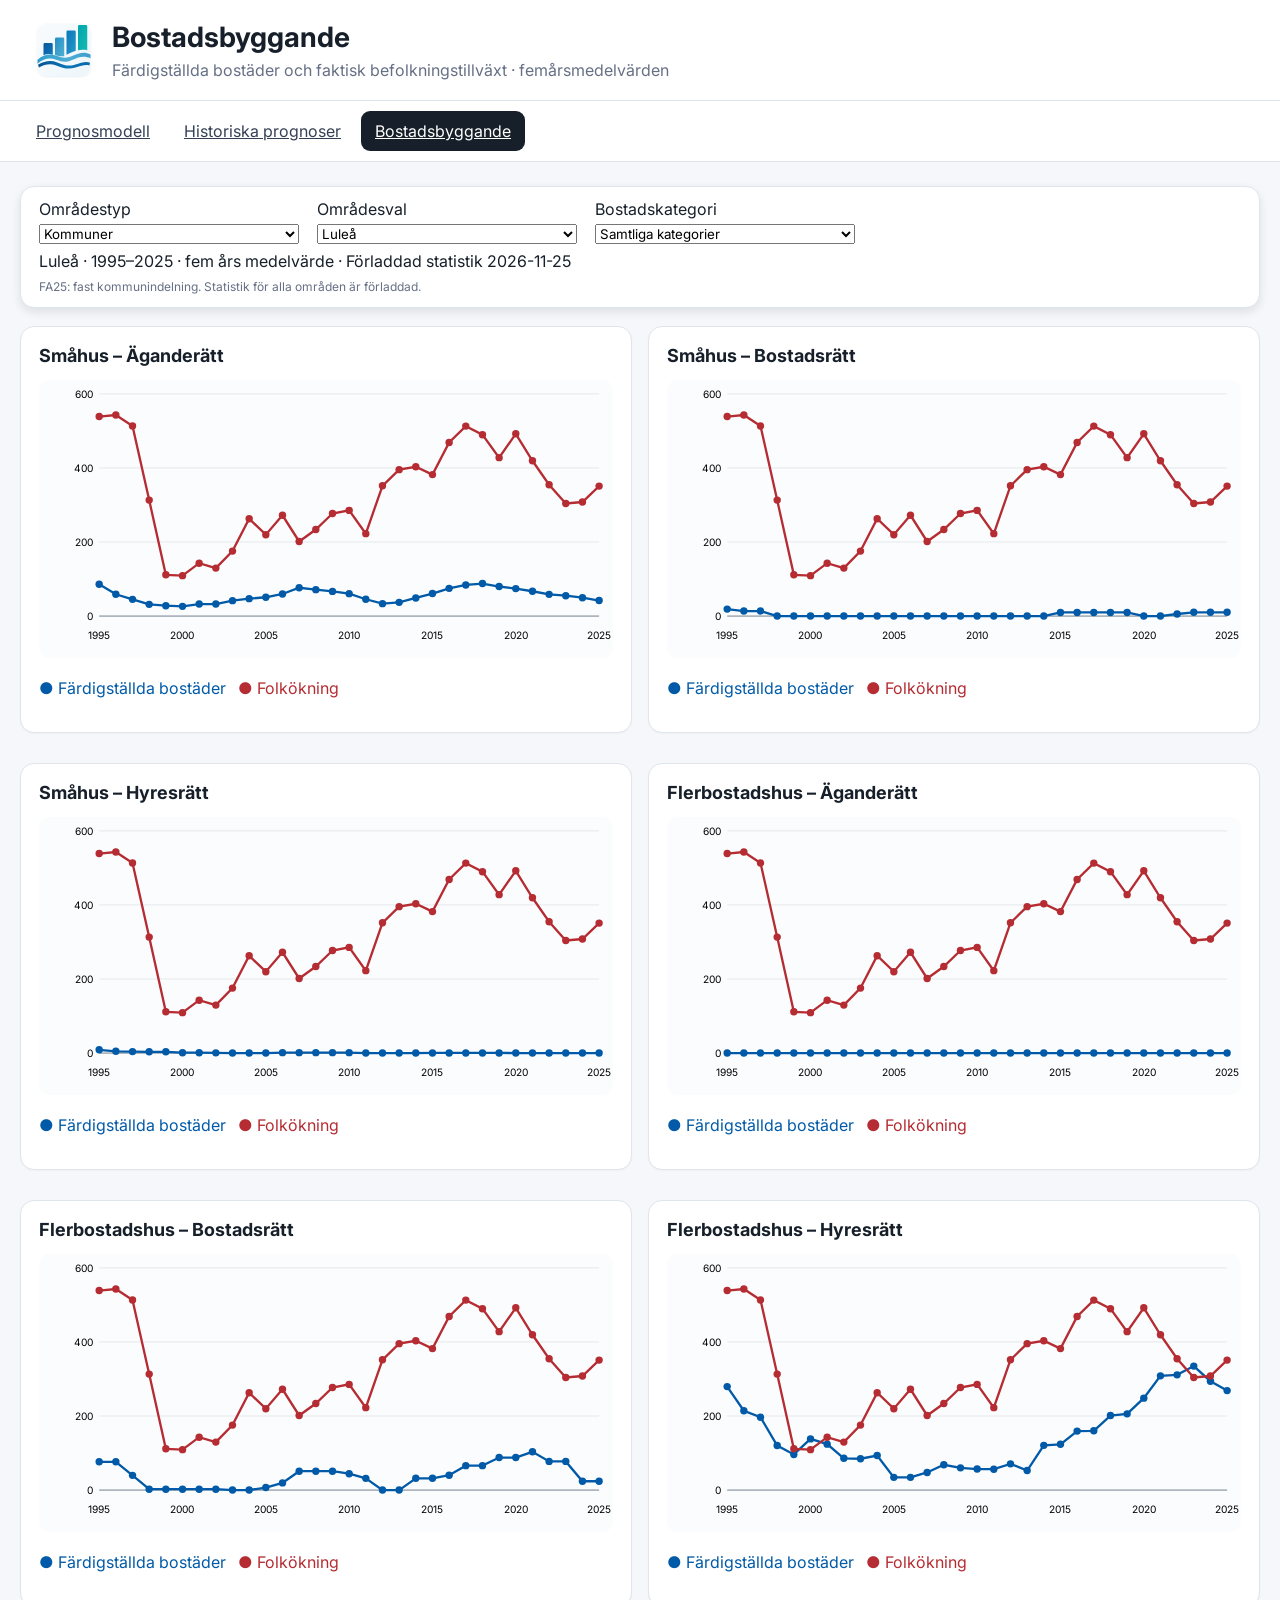
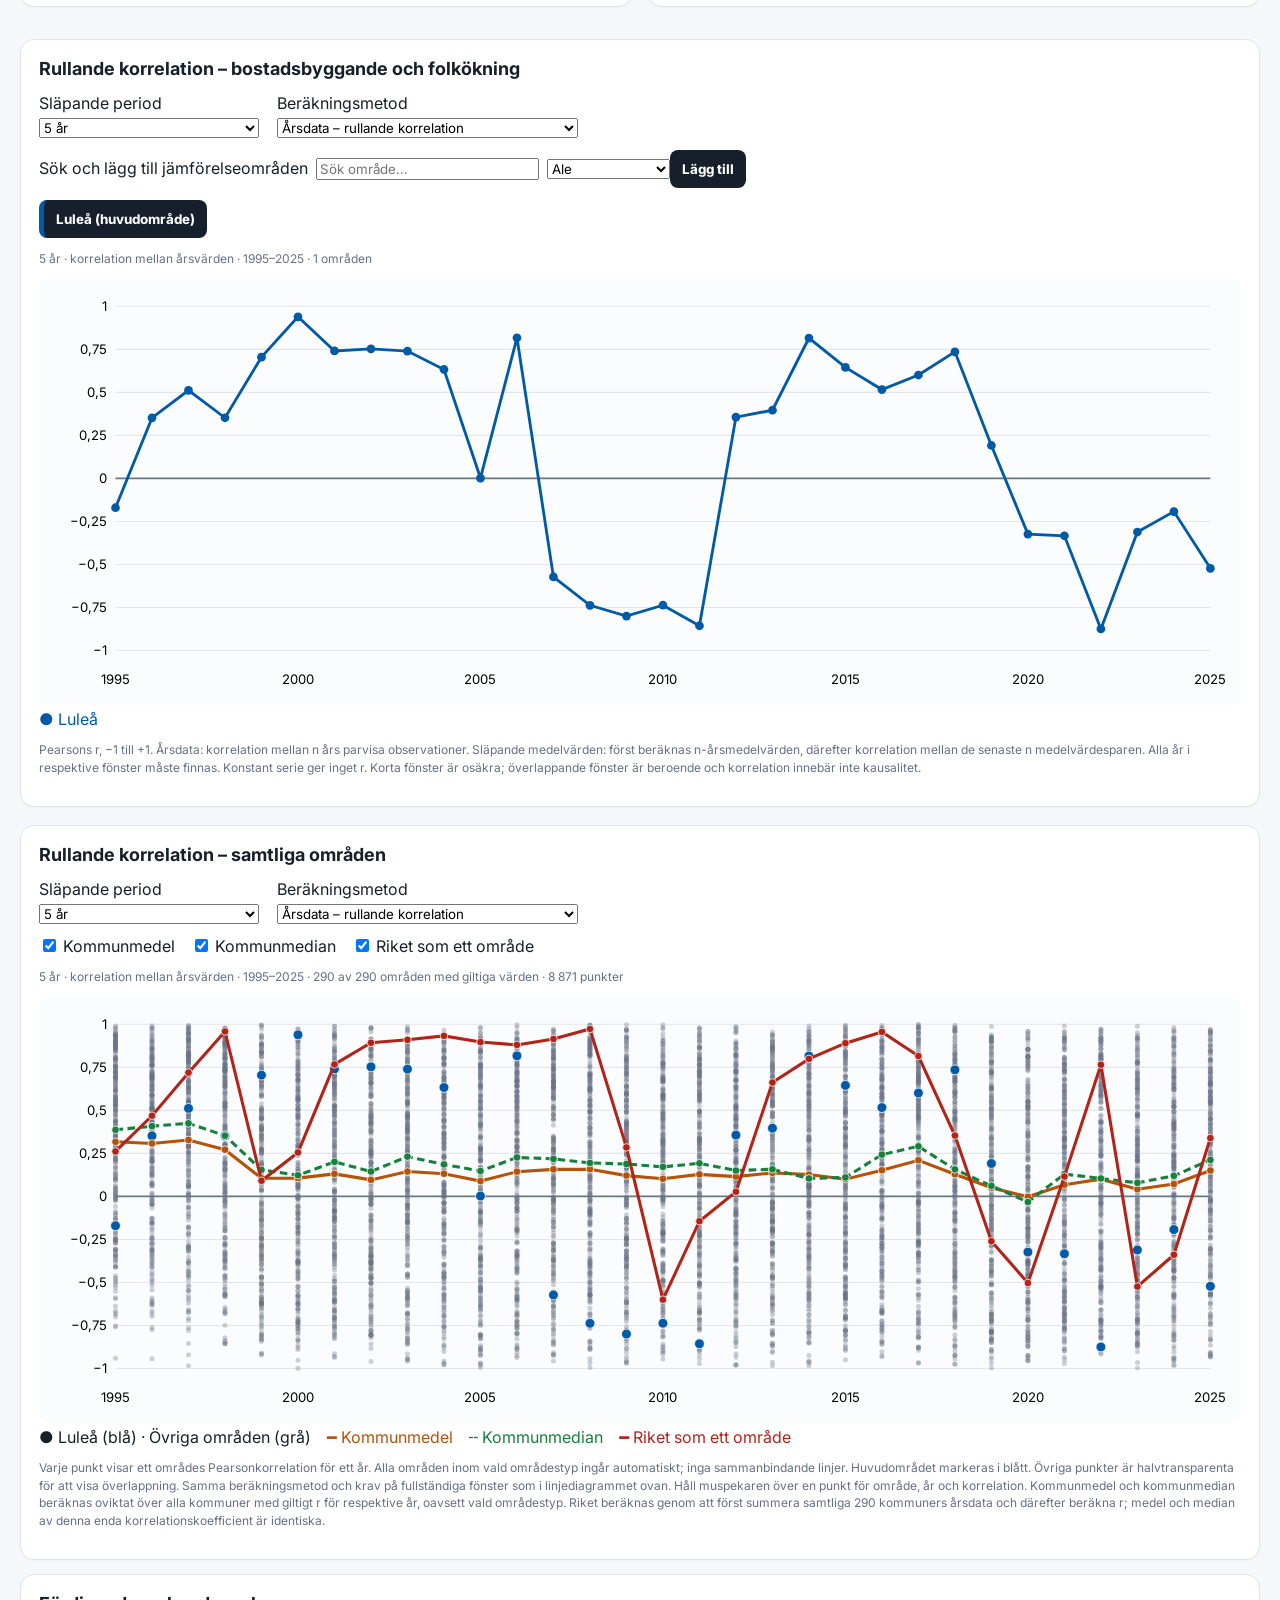
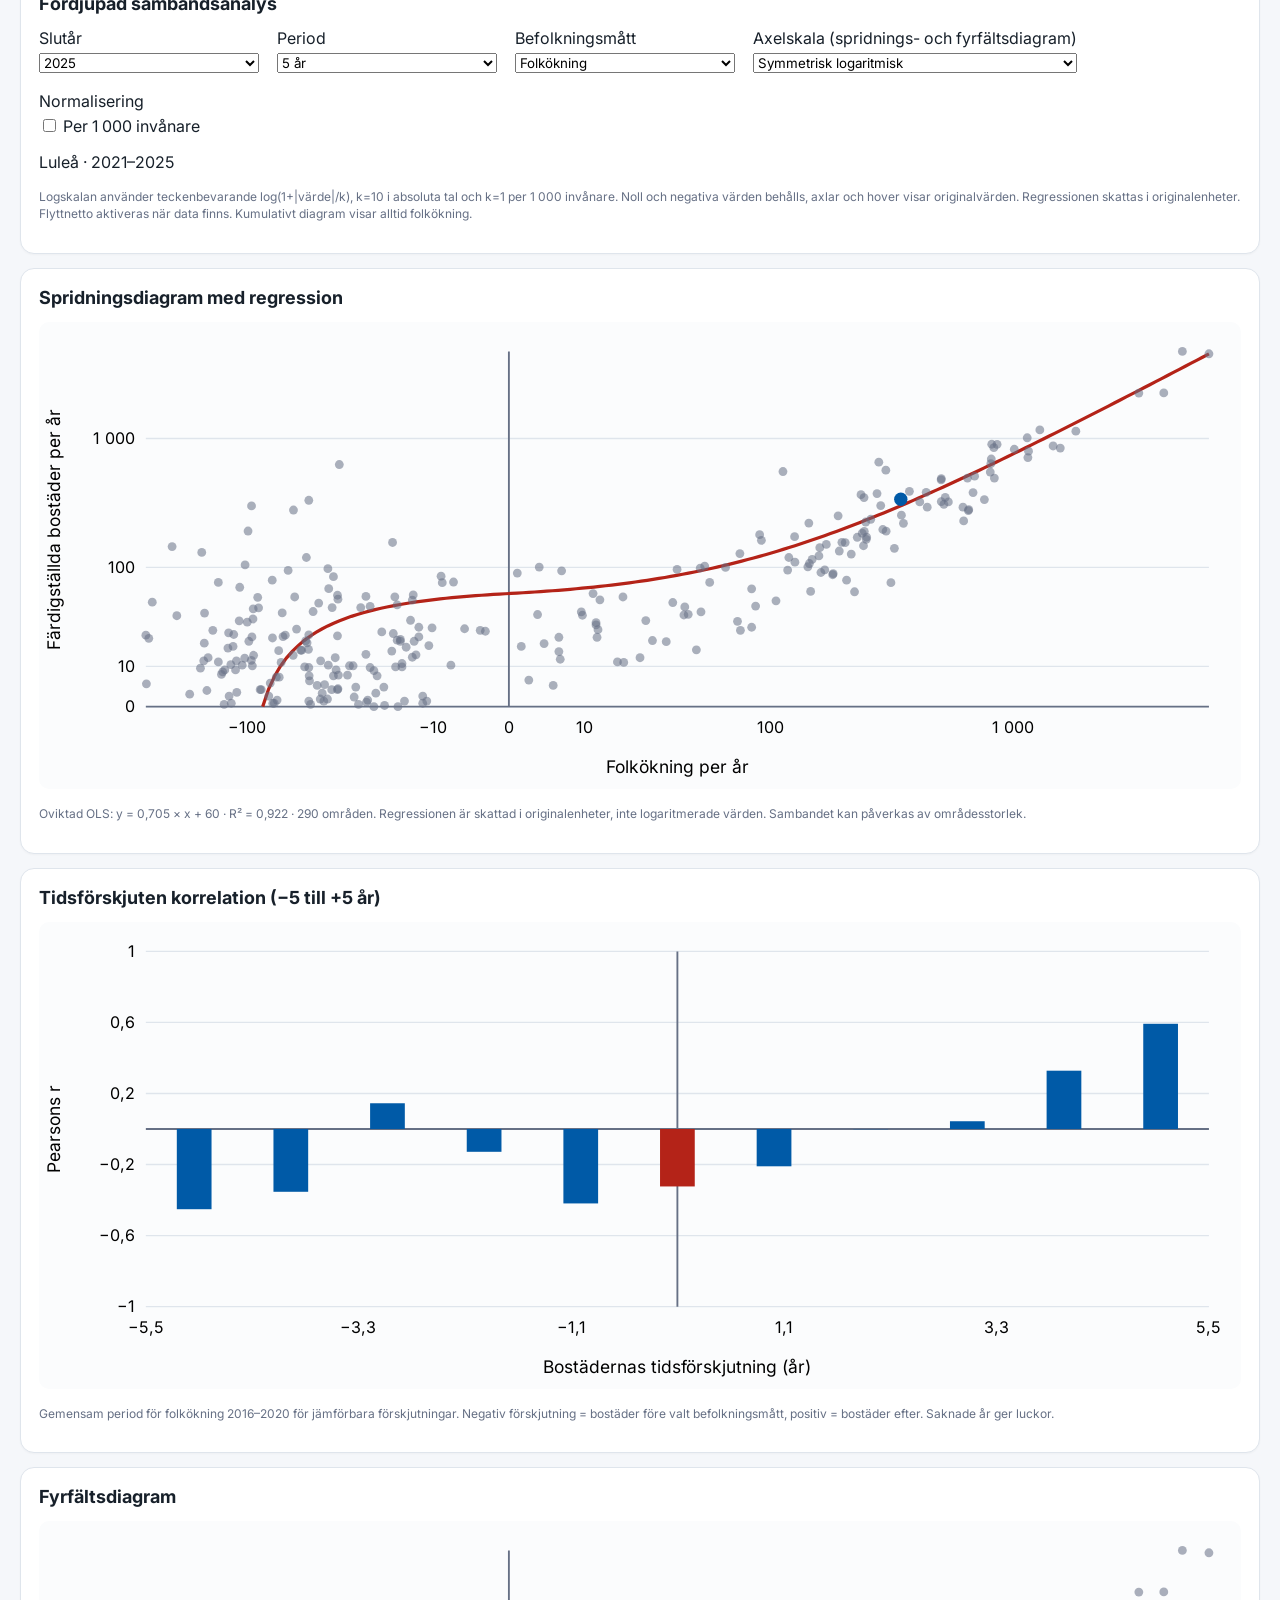
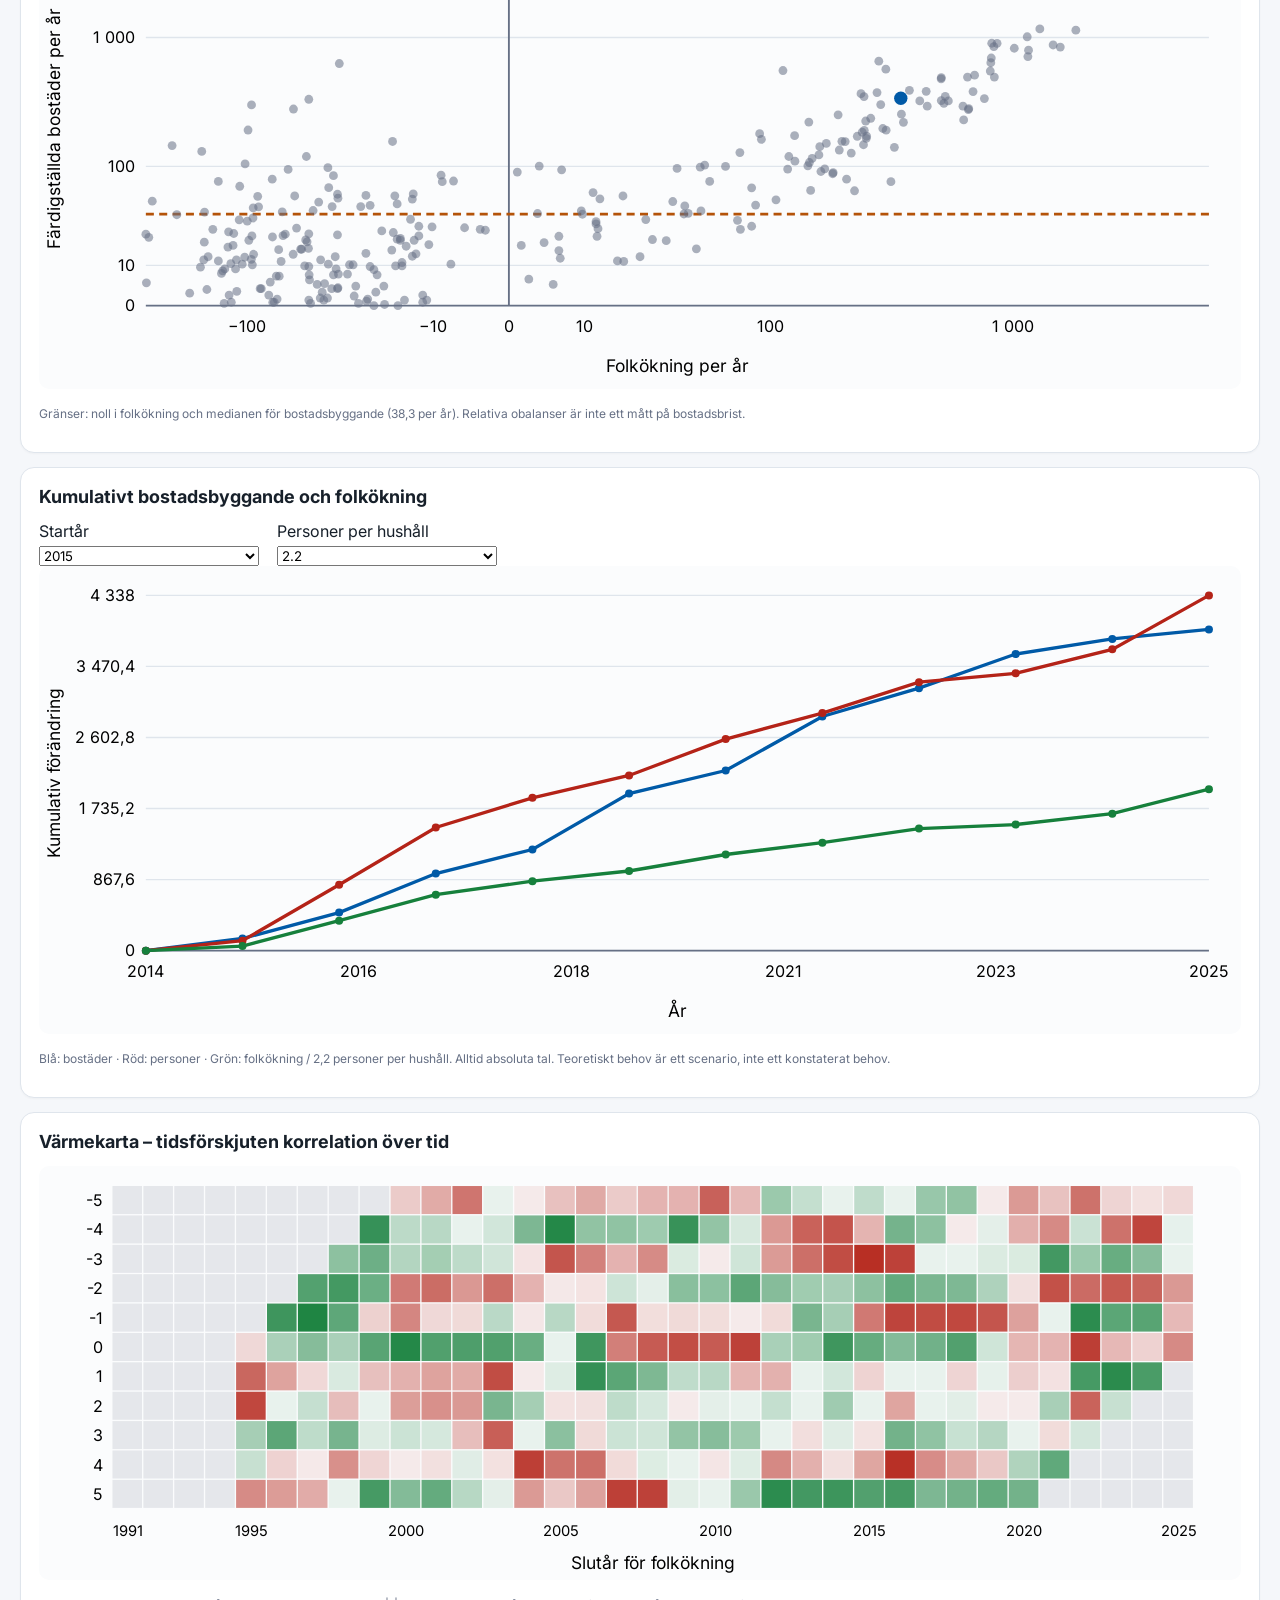
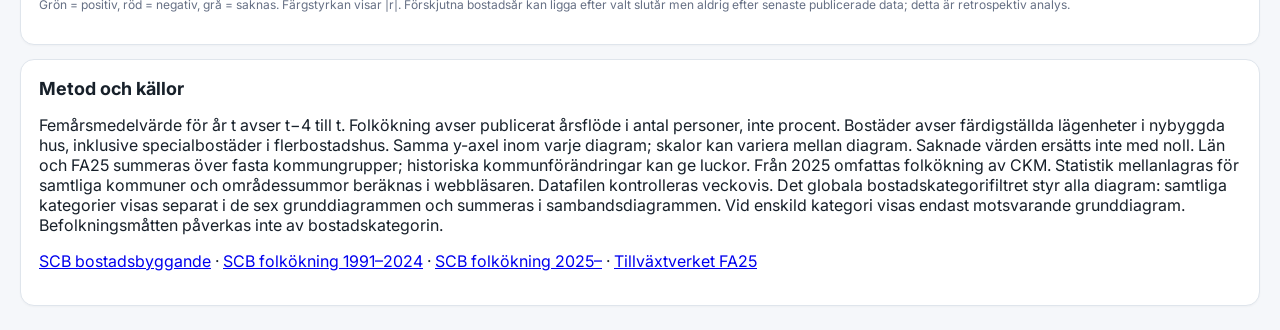
<file: bostadsbyggande.html>
<!doctype html><html lang="sv"><head><meta charset="utf-8"><meta name="viewport" content="width=device-width,initial-scale=1"><title>Bostadsbyggande | Luleå befolkningsprognos</title><link rel="icon" href="assets/lulea-befolkningsprognos-logo.svg"><link rel="stylesheet" href="css/style.css"><style>.housing-main{display:block;max-width:1400px;margin:24px auto;padding:0 20px}.housing-filters{display:flex;gap:18px;flex-wrap:wrap}.housing-filters label{display:grid;gap:5px;min-width:220px}.housing-charts{display:grid;grid-template-columns:repeat(2,minmax(0,1fr));gap:16px;margin-top:18px}.housing-charts svg{width:100%;height:auto}.housing-charts h2{text-transform:capitalize}@media(max-width:800px){.housing-charts{grid-template-columns:1fr}}.housing-sticky{position:sticky;top:var(--housing-nav-height,64px);z-index:4;background:#fff;box-shadow:0 4px 10px rgba(16,24,40,.10);padding:12px 18px}.housing-sticky p{margin:7px 0 0}.housing-sticky .housing-filters label{min-width:0;flex:0 1 260px}.housing-sticky select{min-width:0;width:100%}@media(max-width:520px){.housing-sticky .housing-filters{gap:8px}.housing-sticky .housing-filters label{flex:1 1 120px}.housing-sticky{padding:10px}.housing-sticky p{font-size:11px}}</style></head><body><header class="topbar"><div class="brand"><img class="brandLogo" src="assets/lulea-befolkningsprognos-logo.svg" alt=""><div class="brandText"><h1>Bostadsbyggande</h1><p>Färdigställda bostäder och faktisk befolkningstillväxt · femårsmedelvärden</p></div></div></header><nav class="tabs"><a class="tab" href="index.html">Prognosmodell</a><a class="tab" href="historiska-prognoser.html">Historiska prognoser</a><a class="tab active" aria-current="page" href="bostadsbyggande.html">Bostadsbyggande</a></nav><main class="housing-main"><section class="panel housing-sticky"><div class="housing-filters"><label>Områdestyp<select id="type"><option value="municipality">Kommuner</option><option value="county">Län</option><option id="faOption" value="fa">FA-regioner (FA25)</option></select></label><label>Områdesval<select id="area"></select></label><label>Bostadskategori<select id="housingCategory"></select></label></div><p id="status" role="status">Läser förladdad statistik …</p><p id="faNote" class="hint"></p></section><div id="charts" class="housing-charts"></div><section class="panel" style="margin-top:18px"><h2>Rullande korrelation – bostadsbyggande och folkökning</h2><div class="housing-filters"><label>Släpande period<select id="corrWindow"><option value="3">3 år</option><option value="4">4 år</option><option value="5" selected>5 år</option><option value="7">7 år</option><option value="8">8 år</option><option value="9">9 år</option><option value="10">10 år</option></select></label><label>Beräkningsmetod<select id="corrMethod"><option value="annual">Årsdata – rullande korrelation</option><option value="smooth">Släpande medelvärden – rullande korrelation</option></select></label></div><div style="margin:12px 0"><label for="corrSearch">Sök och lägg till jämförelseområden</label><input id="corrSearch" type="search" placeholder="Sök område…" style="margin:6px 8px;max-width:100%"><select id="corrAdd" aria-label="Jämförelseområde"></select><button id="corrAddBtn" type="button">Lägg till</button></div><div id="corrSelected" style="display:flex;flex-wrap:wrap;gap:8px;margin:10px 0"></div><p id="corrStatus" class="hint" role="status"></p><div id="corrChart"></div><p class="hint">Pearsons r, −1 till +1. Årsdata: korrelation mellan n års parvisa observationer. Släpande medelvärden: först beräknas n-årsmedelvärden, därefter korrelation mellan de senaste n medelvärdesparen. Alla år i respektive fönster måste finnas. Konstant serie ger inget r. Korta fönster är osäkra; överlappande fönster är beroende och korrelation innebär inte kausalitet.</p></section><section class="panel" style="margin-top:18px"><h2>Rullande korrelation – samtliga områden</h2><div class="housing-filters"><label>Släpande period<select id="scatterWindow"><option value="3">3 år</option><option value="4">4 år</option><option value="5" selected>5 år</option><option value="7">7 år</option><option value="8">8 år</option><option value="9">9 år</option><option value="10">10 år</option></select></label><label>Beräkningsmetod<select id="scatterMethod"><option value="annual">Årsdata – rullande korrelation</option><option value="smooth">Släpande medelvärden – rullande korrelation</option></select></label></div><div style="display:flex;flex-wrap:wrap;gap:16px;margin:12px 0"><label><input type="checkbox" id="scatterBenchmean" checked> Kommunmedel</label><label><input type="checkbox" id="scatterBenchmedian" checked> Kommunmedian</label><label><input type="checkbox" id="scatterBenchnational" checked> Riket som ett område</label></div><p id="scatterStatus" class="hint" role="status"></p><div id="scatterChart"></div><p class="hint">Varje punkt visar ett områdes Pearsonkorrelation för ett år. Alla områden inom vald områdestyp ingår automatiskt; inga sammanbindande linjer. Huvudområdet markeras i blått. Övriga punkter är halvtransparenta för att visa överlappning. Samma beräkningsmetod och krav på fullständiga fönster som i linjediagrammet ovan. Håll muspekaren över en punkt för område, år och korrelation. Kommunmedel och kommunmedian beräknas oviktat över alla kommuner med giltigt r för respektive år, oavsett vald områdestyp. Riket beräknas genom att först summera samtliga 290 kommuners årsdata och därefter beräkna r; medel och median av denna enda korrelationskoefficient är identiska.</p></section><section class="panel"><h2>Fördjupad sambandsanalys</h2><div class="housing-filters"><label>Slutår<select id="analysisYear"></select></label><label>Period<select id="analysisWindow"><option  value="3">3 år</option><option  value="4">4 år</option><option selected value="5">5 år</option><option  value="7">7 år</option><option  value="8">8 år</option><option  value="9">9 år</option><option  value="10">10 år</option><option value="15">15 år</option><option value="20">20 år</option><option value="25">25 år</option></select></label><label>Befolkningsmått<select id="analysisMetric"><option value="population">Folkökning</option><option value="domestic" disabled>Inrikes flyttnetto</option><option value="total" disabled>Totalt flyttnetto</option></select></label><label>Axelskala (spridnings- och fyrfältsdiagram)<select id="analysisScale"><option value="symlog" selected>Symmetrisk logaritmisk</option><option value="linear">Linjär</option></select></label><label><span>Normalisering</span><span><input id="analysisRelative" type="checkbox" disabled> Per 1 000 invånare</span></label></div><p id="analysisStatus" role="status"></p><p class="hint">Logskalan använder teckenbevarande log(1+|värde|/k), k=10 i absoluta tal och k=1 per 1 000 invånare. Noll och negativa värden behålls, axlar och hover visar originalvärden. Regressionen skattas i originalenheter. Flyttnetto aktiveras när data finns. Kumulativt diagram visar alltid folkökning.</p></section><section class="panel"><h2>Spridningsdiagram med regression</h2><div id="analysisRegression"></div><p id="analysisRegNote" class="hint"></p></section><section class="panel"><h2>Tidsförskjuten korrelation (−5 till +5 år)</h2><div id="analysisLag"></div><p id="analysisLagNote" class="hint"></p></section><section class="panel"><h2>Fyrfältsdiagram</h2><div id="analysisQuadrant"></div><p id="analysisQuadNote" class="hint"></p></section><section class="panel"><h2>Kumulativt bostadsbyggande och folkökning</h2><div class="housing-filters"><label>Startår<select id="analysisStart"></select></label><label>Personer per hushåll<select id="analysisHousehold"><option>1.5</option><option>2</option><option selected>2.2</option><option>2.5</option><option>3</option></select></label></div><div id="analysisCumulative"></div><p id="analysisCumNote" class="hint"></p></section><section class="panel"><h2>Värmekarta – tidsförskjuten korrelation över tid</h2><div id="analysisHeat"></div><p id="analysisHeatNote" class="hint"></p></section><section class="panel"><h2>Metod och källor</h2><p>Femårsmedelvärde för år t avser t−4 till t. Folkökning avser publicerat årsflöde i antal personer, inte procent. Bostäder avser färdigställda lägenheter i nybyggda hus, inklusive specialbostäder i flerbostadshus. Samma y-axel inom varje diagram; skalor kan variera mellan diagram. Saknade värden ersätts inte med noll. Län och FA25 summeras över fasta kommungrupper; historiska kommunförändringar kan ge luckor. Från 2025 omfattas folkökning av CKM. Statistik mellanlagras för samtliga kommuner och områdessummor beräknas i webbläsaren. Datafilen kontrolleras veckovis. Det globala bostadskategorifiltret styr alla diagram: samtliga kategorier visas separat i de sex grunddiagrammen och summeras i sambandsdiagrammen. Vid enskild kategori visas endast motsvarande grunddiagram. Befolkningsmåtten påverkas inte av bostadskategorin.</p><p><a href="https://www.statistikdatabasen.scb.se/pxweb/sv/ssd/START__BO__BO0101__BO0101A/LghReHtypUfAr/">SCB bostadsbyggande</a> · <a href="https://www.statistikdatabasen.scb.se/pxweb/sv/ssd/START__BE__BE0101__BE0101A/BefolkningNy/">SCB folkökning 1991–2024</a> · <a href="https://www.statistikdatabasen.scb.se/pxweb/sv/ssd/START__BE__BE0101__BE0101A/BefolkningCKM/">SCB folkökning 2025–</a> · <a href="https://tillvaxtverket.se/tillvaxtverket/statistikochanalys/statistikomregionalutveckling/regionalaindelningar/faregioner.1799.html">Tillväxtverket FA25</a></p></section></main><script src="js/bostadsbyggande.js?v=20261125-9"></script></body></html>
</file>
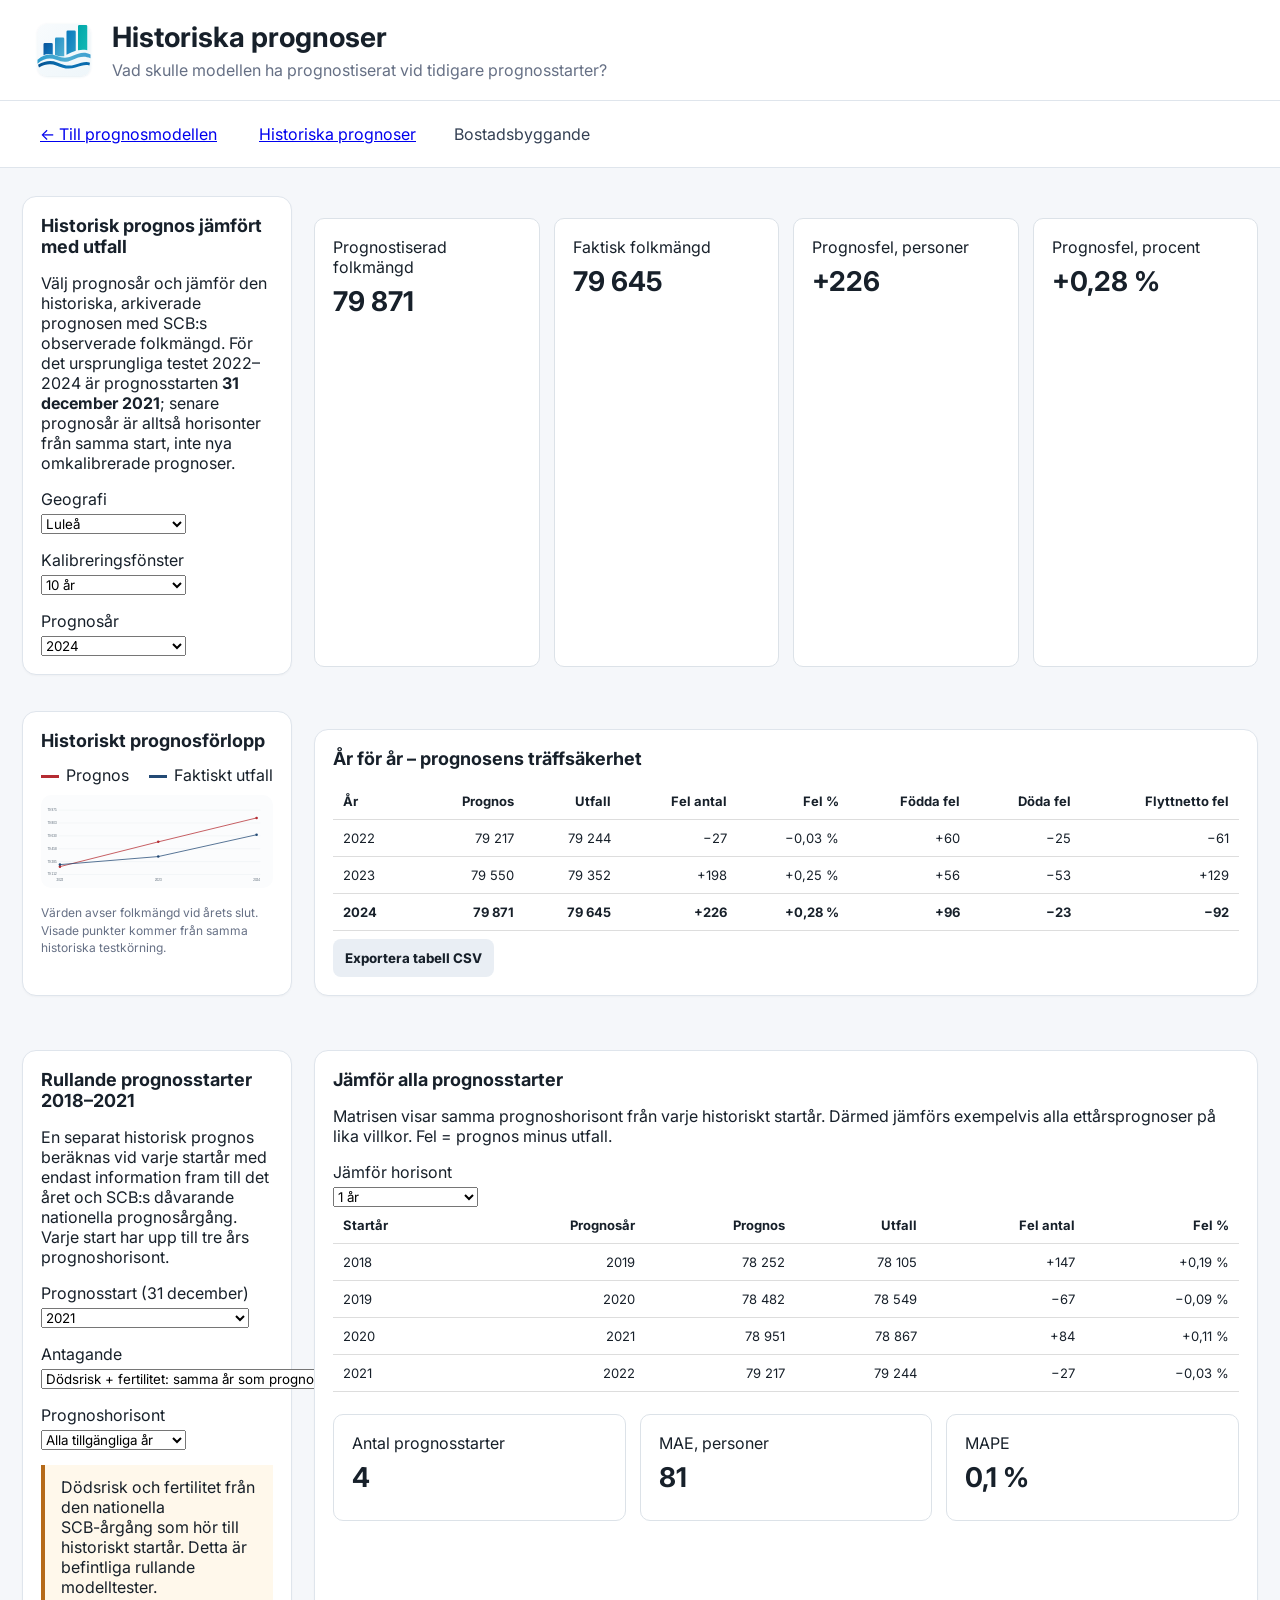
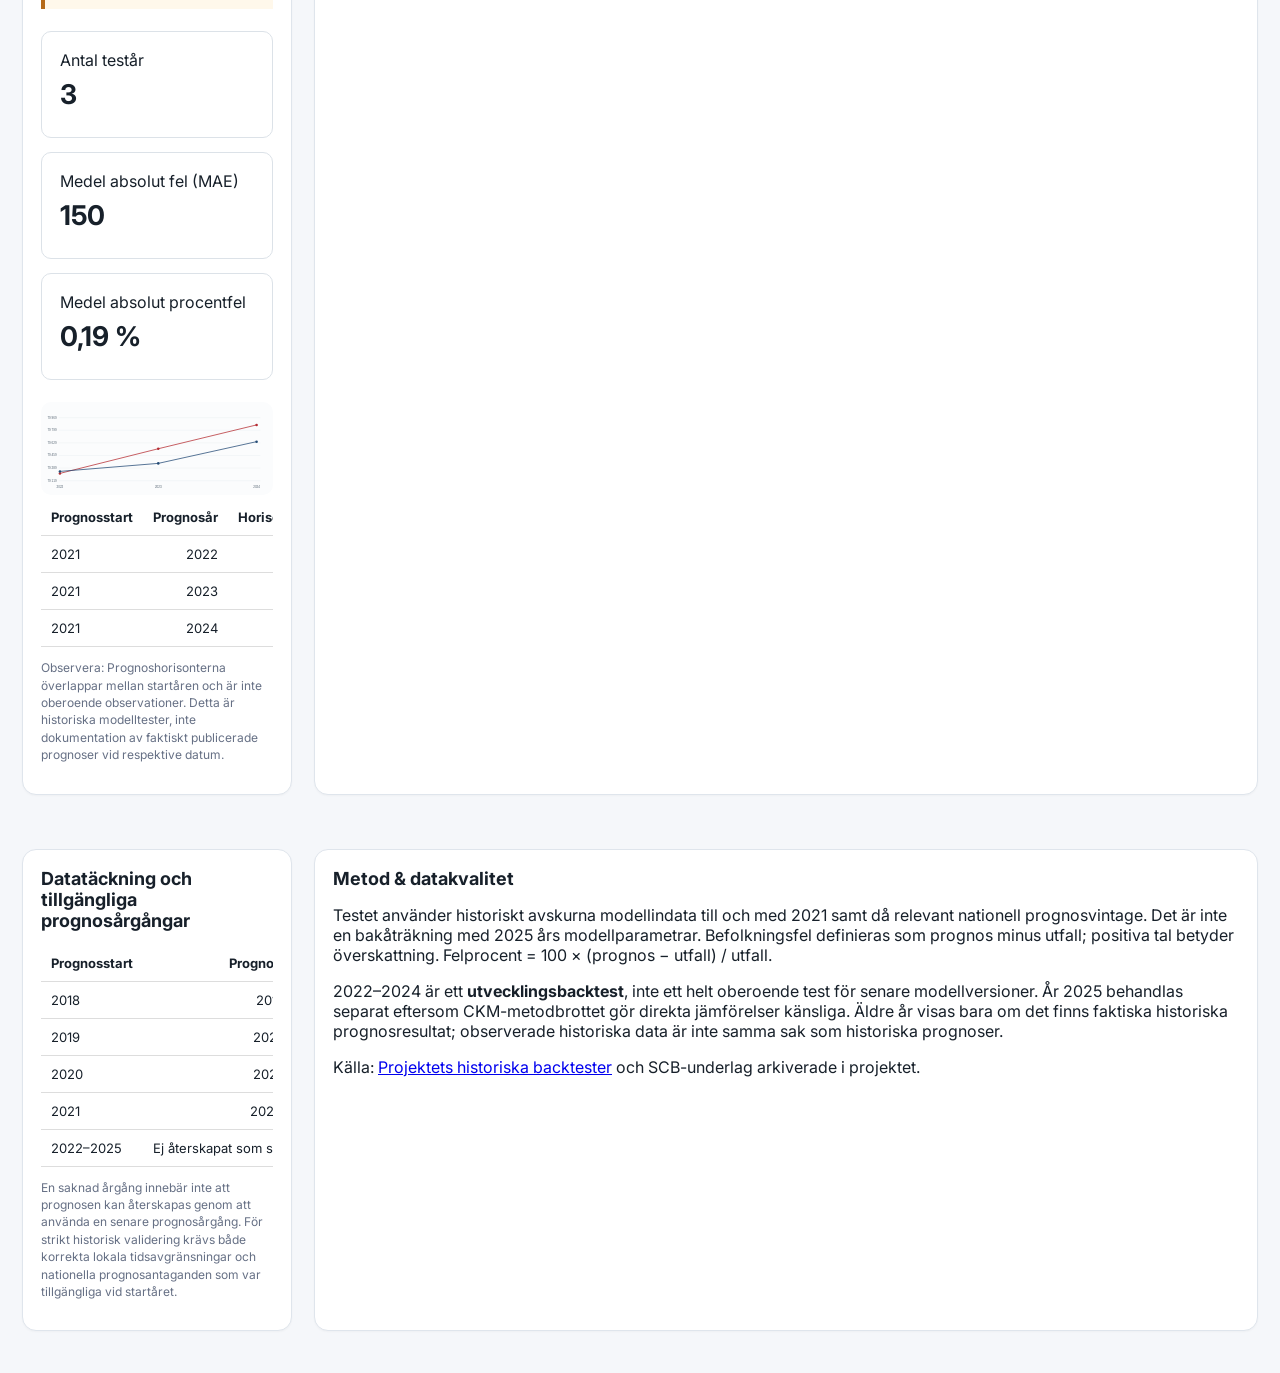
<file: historiska-prognoser.html>
<!doctype html>
<html lang="sv"><head><meta charset="utf-8"><meta name="viewport" content="width=device-width,initial-scale=1">
<title>Historiska prognoser | Luleå befolkningsprognos</title>
<link rel="icon" href="assets/lulea-befolkningsprognos-logo.svg" type="image/svg+xml">
<link rel="stylesheet" href="css/style.css">
<style>
.hb-main{max-width:1300px;margin:28px auto;padding:0 22px}.hb-filters{display:flex;gap:16px;flex-wrap:wrap;align-items:end}.hb-filters label{display:grid;gap:5px;min-width:145px}.hb-cards{display:grid;grid-template-columns:repeat(auto-fit,minmax(165px,1fr));gap:14px;margin:22px 0}.hb-card{background:var(--card,#fff);border:1px solid #dce2e8;border-radius:10px;padding:18px}.hb-card strong{display:block;font-size:1.7rem;margin:8px 0}.hb-chart{width:100%;height:auto;max-height:390px}.hb-chart text{font-family:Arial,sans-serif;font-size:12px;fill:#536270}.hb-notice{border-left:4px solid #b56a19;padding:12px 16px;background:#fff8eb;margin:15px 0}.hb-table{width:100%;border-collapse:collapse}.hb-table th,.hb-table td{padding:10px;border-bottom:1px solid #ddd;text-align:right}.hb-table th:first-child,.hb-table td:first-child{text-align:left}.hb-key{display:flex;gap:20px;flex-wrap:wrap;margin:10px 0}.hb-key span:before{content:"";display:inline-block;width:18px;height:3px;vertical-align:middle;margin-right:7px;background:#b52c32}.hb-key span:last-child:before{background:#234a75}.hb-responsive{overflow-x:auto}
</style></head><body>
<header class="topbar"><div class="brand"><img class="brandLogo" src="assets/lulea-befolkningsprognos-logo.svg" alt=""><div class="brandText"><h1>Historiska prognoser</h1><p>Vad skulle modellen ha prognostiserat vid tidigare prognosstarter?</p></div></div></header>
<nav class="tabs" aria-label="Navigering"><a href="./" style="padding:13px 18px">← Till prognosmodellen</a><a href="./historiska-prognoser.html" aria-current="page" style="padding:13px 18px">Historiska prognoser</a><a class="tab" href="bostadsbyggande.html" style="text-decoration:none;display:inline-flex;align-items:center">Bostadsbyggande</a></nav>
<main class="hb-main">
<section class="panel"><h2>Historisk prognos jämfört med utfall</h2><p>Välj prognosår och jämför den historiska, arkiverade prognosen med SCB:s observerade folkmängd. För det ursprungliga testet 2022–2024 är prognosstarten <strong>31 december 2021</strong>; senare prognosår är alltså horisonter från samma start, inte nya omkalibrerade prognoser.</p>
<div class="hb-filters"><label>Geografi<select id="hb-geo"><option value="2580">Luleå</option><option value="2581">Piteå</option><option value="2582">Boden</option><option value="2560">Älvsbyn</option><option value="2514">Kalix</option><option value="FA_LULEA">Luleå FA</option></select></label><label>Kalibreringsfönster<select id="hb-win"><option value="10">10 år</option><option value="6">6 år</option></select></label><label>Prognosår<select id="hb-year"></select></label></div>
<div id="hb-status" aria-live="polite"></div></section>
<div class="hb-cards"><div class="hb-card">Prognostiserad folkmängd<strong id="hb-pred">–</strong></div><div class="hb-card">Faktisk folkmängd<strong id="hb-real">–</strong></div><div class="hb-card">Prognosfel, personer<strong id="hb-error">–</strong></div><div class="hb-card">Prognosfel, procent<strong id="hb-pct">–</strong></div></div>
<section class="panel"><h2>Historiskt prognosförlopp</h2><div class="hb-key"><span>Prognos</span><span>Faktiskt utfall</span></div><svg id="hb-chart" class="hb-chart" viewBox="0 0 920 370" role="img" aria-label="Historisk prognos och faktiskt utfall"></svg><p class="hint">Värden avser folkmängd vid årets slut. Visade punkter kommer från samma historiska testkörning.</p></section>
<section class="panel" style="margin-top:18px"><h2>År för år – prognosens träffsäkerhet</h2><div class="hb-responsive"><table class="hb-table"><thead><tr><th>År</th><th>Prognos</th><th>Utfall</th><th>Fel antal</th><th>Fel %</th><th>Födda fel</th><th>Döda fel</th><th>Flyttnetto fel</th></tr></thead><tbody id="hb-rows"></tbody></table></div><button id="hb-export" type="button" class="secondary">Exportera tabell CSV</button></section>
<section class="panel" style="margin-top:18px"><h2>Rullande prognosstarter 2018–2021</h2>
<p>En separat historisk prognos beräknas vid varje startår med endast information fram till det året och SCB:s dåvarande nationella prognosårgång. Varje start har upp till tre års prognoshorisont.</p>
<div class="hb-filters"><label>Prognosstart (31 december)<select id="hb-origin"></select></label><label>Antagande<select id="hb-assumption"><option value="same">Dödsrisk + fertilitet: samma år som prognosstart</option><option value="latest-other">Dödsrisk + fertilitet: senaste andra tillgängliga årgång</option></select></label><label>Prognoshorisont<select id="hb-horizon"><option value="all">Alla tillgängliga år</option><option value="1">1 år</option><option value="2">2 år</option><option value="3">3 år</option></select></label></div>
<div id="hb-assumption-status" class="hb-notice" aria-live="polite"></div><div id="hb-roll-status" aria-live="polite"></div><div class="hb-cards"><div class="hb-card">Antal testår<strong id="hb-roll-n">–</strong></div><div class="hb-card">Medel absolut fel (MAE)<strong id="hb-roll-mae">–</strong></div><div class="hb-card">Medel absolut procentfel<strong id="hb-roll-mape">–</strong></div></div>
<svg id="hb-roll-chart" class="hb-chart" viewBox="0 0 920 370" role="img" aria-label="Rullande historisk prognos och utfall"></svg>
<div class="hb-responsive"><table class="hb-table"><thead><tr><th>Prognosstart</th><th>Prognosår</th><th>Horisont</th><th>Prognos</th><th>Utfall</th><th>Fel antal</th><th>Fel %</th></tr></thead><tbody id="hb-roll-rows"></tbody></table></div>
<p class="hint">Observera: Prognoshorisonterna överlappar mellan startåren och är inte oberoende observationer. Detta är historiska modelltester, inte dokumentation av faktiskt publicerade prognoser vid respektive datum.</p></section><section class="panel" style="margin-top:18px"><h2>Jämför alla prognosstarter</h2><p>Matrisen visar samma prognoshorisont från varje historiskt startår. Därmed jämförs exempelvis alla ettårsprognoser på lika villkor. Fel = prognos minus utfall.</p><div class="hb-filters"><label>Jämför horisont<select id="hb-compare-h"><option value="1">1 år</option><option value="2">2 år</option><option value="3">3 år</option></select></label></div><div class="hb-responsive"><table class="hb-table"><thead><tr><th>Startår</th><th>Prognosår</th><th>Prognos</th><th>Utfall</th><th>Fel antal</th><th>Fel %</th></tr></thead><tbody id="hb-compare-rows"></tbody></table></div><div class="hb-cards"><div class="hb-card">Antal prognosstarter<strong id="hb-compare-n">–</strong></div><div class="hb-card">MAE, personer<strong id="hb-compare-mae">–</strong></div><div class="hb-card">MAPE<strong id="hb-compare-mape">–</strong></div></div></section>
<section class="panel" style="margin-top:18px"><h2>Datatäckning och tillgängliga prognosårgångar</h2><div id="hb-coverage"></div><p class="hint">En saknad årgång innebär inte att prognosen kan återskapas genom att använda en senare prognosårgång. För strikt historisk validering krävs både korrekta lokala tidsavgränsningar och nationella prognosantaganden som var tillgängliga vid startåret.</p></section><section class="panel" style="margin-top:18px"><h2>Metod & datakvalitet</h2><p>Testet använder historiskt avskurna modellindata till och med 2021 samt då relevant nationell prognosvintage. Det är inte en bakåträkning med 2025 års modellparametrar. Befolkningsfel definieras som prognos minus utfall; positiva tal betyder överskattning. Felprocent = 100 × (prognos − utfall) / utfall.</p><p>2022–2024 är ett <strong>utvecklingsbacktest</strong>, inte ett helt oberoende test för senare modellversioner. År 2025 behandlas separat eftersom CKM-metodbrottet gör direkta jämförelser känsliga. Äldre år visas bara om det finns faktiska historiska prognosresultat; observerade historiska data är inte samma sak som historiska prognoser.</p><p>Källa: <a href="https://github.com/Lulea-statistik/Lulea-befolkningsprognos-raps/tree/main/data/backtests">Projektets historiska backtester</a> och SCB-underlag arkiverade i projektet.</p></section>
</main><script src="data/backtests/backtest_2022_2024.js"></script>
<script>
(function(){"use strict";
const d=window.MODEL_BACKTEST;
const $=id=>document.getElementById(id);
const fmt=n=>Number.isFinite(+n)?new Intl.NumberFormat("sv-SE",{maximumFractionDigits:0}).format(+n):"–";
const signed=n=>Number.isFinite(+n)?(+n>=0?"+":"")+fmt(n):"–";
const pc=n=>Number.isFinite(n)?(n>=0?"+":"")+new Intl.NumberFormat("sv-SE",{maximumFractionDigits:2}).format(n)+" %":"–";
const available=d?.results||{};
function records(){return available[$("hb-geo").value]?.[$("hb-win").value]||[]}
function render(){
 const rows=records(),years=rows.map(r=>+r.year).filter(Number.isFinite).sort((a,b)=>b-a);
 const sel=$("hb-year"),prior=+sel.value;
 sel.innerHTML=years.map(y=>'<option value="'+y+'">'+y+'</option>').join("");
 if(years.includes(prior))sel.value=String(prior);
 const y=+sel.value,r=rows.find(x=>+x.year===y);
 $("hb-status").innerHTML=rows.length?'':'<p class="hb-notice">Det finns inga historiska prognosresultat för detta geografiska urval och fönster.</p>';
 if(!r){["hb-pred","hb-real","hb-error","hb-pct"].forEach(x=>$(x).textContent="–");$("hb-chart").innerHTML="";$("hb-rows").innerHTML="";return}
 $("hb-pred").textContent=fmt(r.predictedPopulation);$("hb-real").textContent=fmt(r.actualPopulation);
 $("hb-error").textContent=signed(Number(r.predictedPopulation)-Number(r.actualPopulation));
 $("hb-pct").textContent=pc(100*(Number(r.predictedPopulation)-Number(r.actualPopulation))/Number(r.actualPopulation));
 $("hb-rows").innerHTML=rows.map(x=>{let e=+x.predictedPopulation-(+x.actualPopulation),p=+x.actualPopulation?100*e/(+x.actualPopulation):NaN;return '<tr'+(+x.year===y?' style="font-weight:700"':'')+'><td>'+x.year+'</td><td>'+fmt(x.predictedPopulation)+'</td><td>'+fmt(x.actualPopulation)+'</td><td>'+signed(e)+'</td><td>'+pc(p)+'</td><td>'+signed(x.birthsError)+'</td><td>'+signed(x.deathsError)+'</td><td>'+signed(x.netMigrationError)+'</td></tr>'}).join("");
 draw(rows);
}
function draw(rows){
 const arr=[...rows].sort((a,b)=>+a.year-+b.year), svg=$("hb-chart");
 const vals=arr.flatMap(r=>[+r.predictedPopulation,+r.actualPopulation]).filter(Number.isFinite);
 if(!vals.length){svg.innerHTML="";return}
 let lo=Math.min(...vals),hi=Math.max(...vals),pad=Math.max(15,(hi-lo)*.16);lo-=pad;hi+=pad;
 const x=i=>75+i*780/Math.max(1,arr.length-1),yy=v=>315-(v-lo)/(hi-lo)*255;
 let out="";
 for(let k=0;k<=5;k++){let v=lo+(hi-lo)*k/5,Y=yy(v);out+='<line x1="70" x2="870" y1="'+Y+'" y2="'+Y+'" stroke="#d9e0e7"/><text x="62" y="'+(Y+4)+'" text-anchor="end">'+fmt(v)+'</text>'}
 for(let i=0;i<arr.length;i++)out+='<text x="'+x(i)+'" y="340" text-anchor="middle">'+arr[i].year+'</text>';
 for(const [key,color] of [["predictedPopulation","#b52c32"],["actualPopulation","#234a75"]]){
  out+='<polyline fill="none" stroke="'+color+'" stroke-width="3" points="'+arr.map((r,i)=>x(i)+","+yy(+r[key])).join(" ")+'"/>';
  arr.forEach((r,i)=>{out+='<circle cx="'+x(i)+'" cy="'+yy(+r[key])+'" r="5" fill="'+color+'"><title>'+r.year+': '+(key==="predictedPopulation"?"prognos":"utfall")+' '+fmt(r[key])+'</title></circle>'});
 }
 svg.innerHTML=out;
}
$("hb-geo").addEventListener("change",render);$("hb-win").addEventListener("change",render);
$("hb-year").addEventListener("change",()=>{const y=$("hb-year").value;render();$("hb-year").value=y;render()});
$("hb-export").addEventListener("click",()=>{
const rows=records();const csv=[["År","Prognos","Utfall","Fel antal","Fel procent","Födda fel","Döda fel","Flyttnetto fel"].join(";"),...rows.map(r=>[r.year,r.predictedPopulation,r.actualPopulation,(+r.predictedPopulation)-(+r.actualPopulation),(100*((+r.predictedPopulation)-(+r.actualPopulation))/(+r.actualPopulation)).toFixed(3).replace(".",","),r.birthsError,r.deathsError,r.netMigrationError].join(";"))].join("\r\n");
const blob=new Blob(["\ufeff"+csv],{type:"text/csv;charset=utf-8"});const a=document.createElement("a");a.href=URL.createObjectURL(blob);a.download="historiska-prognoser.csv";a.click();URL.revokeObjectURL(a.href);
});
render();
})();
</script><script src="data/backtests/rolling_2018_2024.js"></script>
<script>
(function(){"use strict";
const $=x=>document.getElementById(x),r=window.MODEL_ROLLING_BACKTEST;
const assumptionRows=(geo,origin,win)=>$("hb-assumption").value==="same"?(r?.results?.[geo]?.[origin]?.[win]||[]):(r?.alternativeAssumptionResults?.[geo]?.[origin]?.[win]||[]);
const f=n=>Number.isFinite(+n)?new Intl.NumberFormat("sv-SE",{maximumFractionDigits:0}).format(+n):"–";
const fp=n=>Number.isFinite(n)?new Intl.NumberFormat("sv-SE",{maximumFractionDigits:2}).format(n)+" %":"–";
const sn=n=>Number.isFinite(n)?(n>=0?"+":"")+f(n):"–";
function setup(){
 const el=$("hb-origin"),origins=(r?.origins||[]).map(x=>+x.origin).filter(Number.isFinite).sort((a,b)=>b-a);
 el.innerHTML=origins.map(x=>'<option value="'+x+'">'+x+'</option>').join("");
 if(!origins.length)$("hb-roll-status").innerHTML='<p class="hb-notice">Rullande prognosdata saknas. Kör arbetsflödet Update SCB data (fast/full) så att rolling_2018_2024.js genereras.</p>';
 ["hb-origin","hb-horizon","hb-geo","hb-win","hb-assumption"].forEach(id=>$(id).addEventListener("change",draw));
 draw();
}
function draw(){
 const geo=$("hb-geo").value,win=$("hb-win").value,origin=$("hb-origin").value,h=$("hb-horizon").value;
 let rows=assumptionRows(geo,origin,win);
 const alternate=$("hb-assumption").value==="latest-other";
 $("hb-assumption-status").textContent=alternate?(rows.length?"Senaste andra tillgängliga nationella årgång: kontrollera årgång och publiceringsdatum i datametadata.":"Alternativet är ännu inte beräknat för denna prognosstart. Inga resultat visas förrän en separat, publiceringsdatumkontrollerad modellkörning finns."):"Dödsrisk och fertilitet från den nationella SCB-årgång som hör till historiskt startår. Detta är befintliga rullande modelltester.";
 $("hb-assumption-status").style.display=alternate||rows.length?"block":"none";
 if(h!=="all")rows=rows.filter(x=>+x.horizon===+h);
 const valid=rows.filter(x=>Number.isFinite(+x.predictedPopulation)&&Number.isFinite(+x.actualPopulation));
 const n=valid.length,err=valid.map(x=>+x.predictedPopulation-(+x.actualPopulation));
 $("hb-roll-n").textContent=n||"–";
 $("hb-roll-mae").textContent=n?f(err.reduce((a,b)=>a+Math.abs(b),0)/n):"–";
 $("hb-roll-mape").textContent=n?fp(valid.reduce((a,x)=>a+(+x.actualPopulation?Math.abs((+x.predictedPopulation)-(+x.actualPopulation))/(+x.actualPopulation)*100:0),0)/n):"–";
 $("hb-roll-rows").innerHTML=valid.map(x=>{const e=+x.predictedPopulation-(+x.actualPopulation);return '<tr><td>'+origin+'</td><td>'+x.year+'</td><td>'+x.horizon+'</td><td>'+f(x.predictedPopulation)+'</td><td>'+f(x.actualPopulation)+'</td><td>'+sn(e)+'</td><td>'+fp(+x.actualPopulation?100*e/(+x.actualPopulation):NaN)+'</td></tr>'}).join("");
 const svg=$("hb-roll-chart");if(!valid.length){svg.innerHTML="";return}
 let vals=valid.flatMap(x=>[+x.predictedPopulation,+x.actualPopulation]);let lo=Math.min(...vals),hi=Math.max(...vals),pad=Math.max((hi-lo)*.15,10);lo-=pad;hi+=pad;
 const xx=i=>75+780*i/Math.max(valid.length-1,1),yy=v=>312-250*(v-lo)/(hi-lo);
 let parts="";for(let k=0;k<=5;k++){const v=lo+(hi-lo)*k/5,Y=yy(v);parts+='<line x1="70" x2="870" y1="'+Y+'" y2="'+Y+'" stroke="#d9e0e7"/><text x="62" y="'+(Y+4)+'" text-anchor="end">'+f(v)+'</text>'}
 valid.forEach((x,i)=>parts+='<text x="'+xx(i)+'" y="340" text-anchor="middle">'+x.year+'</text>');
 for(const [key,color] of [["predictedPopulation","#b52c32"],["actualPopulation","#234a75"]]){
 parts+='<polyline fill="none" stroke="'+color+'" stroke-width="3" points="'+valid.map((x,i)=>xx(i)+","+yy(+x[key])).join(" ")+'"/>';
 valid.forEach((x,i)=>parts+='<circle cx="'+xx(i)+'" cy="'+yy(+x[key])+'" r="5" fill="'+color+'"><title>'+x.year+' '+key+': '+f(x[key])+'</title></circle>')}
 svg.innerHTML=parts;
}
setup();
})();
</script><script>
(function(){"use strict";
const $=id=>document.getElementById(id);
const fmt=n=>Number.isFinite(n)?new Intl.NumberFormat("sv-SE",{maximumFractionDigits:0}).format(n):"–";
const pct=n=>Number.isFinite(n)?new Intl.NumberFormat("sv-SE",{maximumFractionDigits:2}).format(n)+" %":"–";
const report=window.MODEL_ROLLING_BACKTEST;
const eligibleRows=(geo,origin,win)=>$("hb-assumption").value==="same"?(report?.results?.[geo]?.[origin]?.[win]||[]):(report?.alternativeAssumptionResults?.[geo]?.[origin]?.[win]||[]);
function update(){
 const geo=$("hb-geo").value, win=$("hb-win").value,h=+$("hb-compare-h").value;
 const origins=(report?.origins||[]).map(x=>+x.origin).filter(Number.isFinite).sort((a,b)=>a-b);
 const rows=origins.flatMap(origin=>eligibleRows(geo,origin,win).filter(x=>+x.horizon===h).map(x=>({...x,origin}))).filter(x=>Number.isFinite(+x.predictedPopulation)&&Number.isFinite(+x.actualPopulation)&& +x.actualPopulation!==0);
 $("hb-compare-rows").innerHTML=rows.length?rows.map(x=>{const e=(+x.predictedPopulation)-(+x.actualPopulation);return '<tr><td>'+x.origin+'</td><td>'+x.year+'</td><td>'+fmt(+x.predictedPopulation)+'</td><td>'+fmt(+x.actualPopulation)+'</td><td>'+(e>=0?"+":"")+fmt(e)+'</td><td>'+(e>=0?"+":"")+pct(e/(+x.actualPopulation)*100)+'</td></tr>'}).join(""):'<tr><td colspan="6">Inga validerade data för valt urval.</td></tr>';
 $("hb-compare-n").textContent=rows.length?String(rows.length):"–";
 $("hb-compare-mae").textContent=rows.length?fmt(rows.reduce((a,x)=>a+Math.abs(+x.predictedPopulation- +x.actualPopulation),0)/rows.length):"–";
 $("hb-compare-mape").textContent=rows.length?pct(rows.reduce((a,x)=>a+100*Math.abs((+x.predictedPopulation)-(+x.actualPopulation))/(+x.actualPopulation),0)/rows.length):"–";
 const cov=origins.map(origin=>{const years=eligibleRows(geo,origin,win).map(x=>+x.year).filter(Number.isFinite).sort((a,b)=>a-b);return '<tr><td>'+origin+'</td><td>'+(years.length?years.join(", "):"Saknas")+'</td><td>'+(years.length?Math.max(...years)-origin+" år":"–")+'</td><td>'+(years.length?"Tillgängligt rullande test":"Ej tillgängligt")+'</td></tr>'}).join("");
 $("hb-coverage").innerHTML='<div class="hb-responsive"><table class="hb-table"><thead><tr><th>Prognosstart</th><th>Prognosår med utfall</th><th>Maxhorisont</th><th>Status</th></tr></thead><tbody>'+cov+'<tr><td>2022–2025</td><td>Ej återskapat som separata startår</td><td>–</td><td>Historiska prognosårgångar måste kompletteras</td></tr></tbody></table></div>';
}
["hb-geo","hb-win","hb-compare-h","hb-assumption"].forEach(id=>$(id).addEventListener("change",update));update();
})();
</script></body></html>
</file>
<file: css/style.css>
@import url('https://fonts.googleapis.com/css2?family=Inter:wght@400;500;600;700&display=swap');

/* Gemensam webbtypografi: Protipo nar licensierad webbfont laddas, Inter annars. */
:root{--font-body:'Inter',system-ui,-apple-system,'Segoe UI',sans-serif;--font-heading:'protipo','Inter',system-ui,sans-serif}
body{font-family:var(--font-body)}
h1,h2,h3,h4,h5,h6,a,nav a{font-family:var(--font-heading)}
button,input,select,textarea,table{font-family:var(--font-body)}
:root{
  font-family:Inter,system-ui,-apple-system,Segoe UI,Roboto,sans-serif;
  color:#17202a;background:#f5f7fa;
  --border:#dfe5ec;--muted:#667085;--panel:#fff;--ink:#17202a;
}
*{box-sizing:border-box} body{margin:0;background:#f5f7fa}
.topbar{display:flex;justify-content:space-between;gap:24px;align-items:center;padding:18px 32px;background:#fff;border-bottom:1px solid var(--border)}
.brand{display:flex;align-items:center;gap:16px;min-width:0}
.brandLogo{width:64px;height:64px;flex:0 0 64px;display:block;object-fit:contain}
.brandText{min-width:0}
h1{margin:0;font-size:28px}.topbar p{margin:6px 0 0;color:var(--muted)}
.badge{background:#eef2f6;border:1px solid #d8e0e8;border-radius:999px;padding:8px 12px;font-size:13px;font-weight:700}
.tabs{display:flex;gap:6px;padding:10px 22px;background:#fff;border-bottom:1px solid var(--border);position:sticky;top:0;z-index:5;overflow:auto}
.tab{width:auto;background:transparent;color:#344054;border:1px solid transparent;padding:9px 13px;border-radius:9px;white-space:nowrap}
.tab:hover{background:#f3f5f8}.tab.active{background:#17202a;color:#fff}
main{display:grid;grid-template-columns:270px minmax(0,1fr);gap:22px;max-width:1750px;margin:0 auto;padding:22px}
.panel{background:var(--panel);border:1px solid var(--border);border-radius:14px;padding:18px;box-shadow:0 1px 2px rgba(16,24,40,.03);margin-bottom:14px}
.controls{height:max-content;position:sticky;top:68px}.controls h2,.panel h2,.pageTitle h2{margin:0 0 14px;font-size:18px}
.controls label,.formGrid3 label{display:block;font-size:13px;font-weight:650;margin:0 0 14px}
.controls input,.controls select,.formGrid3 input,.formGrid3 select,.inlineLabel input{width:100%;margin-top:6px;padding:10px;border:1px solid #cfd8e3;border-radius:8px;background:#fff}
.controls hr{border:0;border-top:1px solid #edf0f3;margin:18px 0}
button{padding:11px 12px;border:0;border-radius:8px;font-weight:750;cursor:pointer;background:#17202a;color:#fff}
.controls>button{width:100%}.secondary{margin-top:8px;background:#e9eef4;color:#17202a}.compact{width:auto!important;margin:0;padding:8px 11px}
.fileLabel{display:block;margin-top:16px!important}.fileLabel input{padding:7px}.miniNote,.hint{font-size:12px;color:var(--muted);line-height:1.45}
.content{min-width:0}.page{display:none}.page.active{display:block}.pageTitle{display:flex;justify-content:space-between;align-items:flex-end;margin:2px 0 14px}.pageTitle h2{font-size:23px;margin-bottom:4px}.pageTitle p{margin:0;color:var(--muted)}
.status{margin-bottom:14px;padding:12px 14px;border-radius:10px;background:#fff5d6;border:1px solid #f3d477;color:#6d5200}.status.ok{background:#edf8f1;border-color:#b9e0c7;color:#245b37}
.cards{display:grid;grid-template-columns:repeat(4,minmax(0,1fr));gap:14px;margin-bottom:14px}.card{background:#fff;border:1px solid var(--border);border-radius:12px;padding:16px}.card span{display:block;color:var(--muted);font-size:12px}.card strong{display:block;margin-top:7px;font-size:23px}.card small{display:block;color:var(--muted);margin-top:3px}
.grid2{display:grid;grid-template-columns:minmax(0,1.6fr) minmax(300px,1fr);gap:14px;margin-bottom:14px}.formGrid3{display:grid;grid-template-columns:repeat(3,minmax(0,1fr));gap:14px}
.chartPanel{margin-bottom:14px}.panelHead{display:flex;justify-content:space-between;align-items:center;gap:16px}.panelHead span{font-size:12px;color:var(--muted)}
svg{width:100%;height:auto;background:#fbfcfd;border-radius:10px}.gridline{stroke:#e7ebf0;stroke-width:1}.axisText{font-size:11px;fill:#667085}.populationLine,.baselineLine,.lineBirths,.lineDeaths,.lineMigration{fill:none;stroke-width:3}.populationLine{stroke:#17202a}.baselineLine{stroke:#98a2b3;stroke-width:2;stroke-dasharray:7 5}.lineBirths{stroke:#227a55}.lineDeaths{stroke:#9b3b3b}.lineMigration{stroke:#3157a3}.legendScenario{fill:#17202a;font-size:12px;font-weight:700}.legendBaseline{fill:#667085;font-size:12px;font-weight:700}.legendBirths{fill:#227a55;font-size:12px;font-weight:700}.legendDeaths{fill:#9b3b3b;font-size:12px;font-weight:700}.legendMigration{fill:#3157a3;font-size:12px;font-weight:700}
.tableWrap{overflow:auto}table{width:100%;border-collapse:collapse;font-size:13px;white-space:nowrap}th,td{text-align:right;padding:8px;border-bottom:1px solid #edf0f3}th:first-child,td:first-child{text-align:left}
td input[type=number],td select{width:105px;padding:6px;border:1px solid #d8e0e8;border-radius:6px;background:#fff}td select{width:140px}td input[type=checkbox]{width:18px;height:18px}.miniTable{white-space:normal}.miniTable th,.miniTable td{padding:7px 6px}
.kv{display:flex;justify-content:space-between;gap:16px;padding:9px 0;border-bottom:1px solid #edf0f3}.kv:last-child{border-bottom:0}.kv span{color:var(--muted);font-size:13px}.kv strong{text-align:right}.stackedMetrics{display:grid;gap:0}
.policyGrid{display:grid;grid-template-columns:repeat(4,minmax(0,1fr));gap:12px}.policyGrid>div{background:#f8fafc;border:1px solid #e7ebf0;border-radius:10px;padding:12px}.policyGrid span{display:block;color:var(--muted);font-size:12px}.policyGrid strong{display:block;margin-top:5px;font-size:18px}
.ageRow{display:grid;grid-template-columns:55px 1fr 70px 115px;gap:9px;align-items:center;margin:9px 0}.ageRow>span{font-size:12px}.ageRow strong{text-align:right}.ageRow small{color:var(--muted);text-align:right}.barTrack{height:10px;background:#edf0f3;border-radius:999px;overflow:hidden}.barFill{height:100%;background:#667085;border-radius:999px}
.inlineLabel{font-size:13px;font-weight:650}.inlineLabel input{width:120px;margin-left:10px}.validationCards{grid-template-columns:repeat(4,minmax(0,1fr))}
ul{padding-left:19px;margin:0}li{margin:7px 0}code{background:#eef2f6;padding:2px 5px;border-radius:5px}
@media(max-width:1150px){main{grid-template-columns:1fr}.controls{position:static}.grid2{grid-template-columns:1fr}.policyGrid{grid-template-columns:1fr 1fr}}
@media(max-width:760px){.cards,.validationCards{grid-template-columns:1fr 1fr}.formGrid3{grid-template-columns:1fr}.topbar{align-items:flex-start;flex-direction:column;padding:16px 18px}.brand{gap:12px}.brandLogo{width:52px;height:52px;flex-basis:52px}.topbar h1{font-size:24px}.topbar p{font-size:12px}.ageRow{grid-template-columns:50px 1fr 60px}.ageRow small{display:none}}
@media(max-width:520px){.cards,.validationCards{grid-template-columns:1fr}.tabs{padding-left:10px;padding-right:10px}}

.analysisTableWrap{max-height:520px;overflow:auto;border:1px solid #edf0f3;border-radius:10px;margin-top:14px}
.analysisTableWrap thead th{position:sticky;top:0;background:#fff;z-index:2}
.ageStructureTable td:nth-child(2){min-width:180px}
.chartLegend{font-size:12px;font-weight:700;fill:#344054}
.lineLocalWeight,.lineWomen,.lineMen,.lineInflow,.lineOutflow,.lineVariation,.lineSensitivity{
  fill:none;stroke-width:2.5
}
.lineLocalWeight{stroke:#3157a3}
.lineWomen{stroke:#7b4da7}
.lineMen{stroke:#3157a3}
.lineInflow{stroke:#227a55}
.lineOutflow{stroke:#9b3b3b}
.lineVariation{stroke:#7b4da7}
.lineSensitivity{stroke:#b7791f}
.chartTooltip{
  position:fixed;display:none;z-index:50;pointer-events:none;
  min-width:170px;max-width:300px;padding:10px 12px;border-radius:9px;
  background:#17202a;color:#fff;box-shadow:0 8px 24px rgba(16,24,40,.22);
  font-size:12px;line-height:1.35
}
.chartTooltip.show{display:block}
.chartTooltip strong{display:block;margin-bottom:5px;font-size:13px}
.chartTooltip div{display:flex;justify-content:space-between;gap:18px;margin:3px 0}
.chartTooltip span{color:#d0d5dd}.chartTooltip b{font-weight:700;text-align:right}
svg{cursor:crosshair}

.shareRow{display:grid;grid-template-columns:minmax(130px,1.2fr) minmax(160px,2fr) 70px 70px;gap:10px;align-items:center;margin:9px 0}
.shareRow>span{font-size:12px}.shareRow strong,.shareRow small{text-align:right}
.shareRow small{color:var(--muted)}
#commutingMatrix th,#commutingMatrix td{text-align:right}
#commutingMatrix th:first-child,#commutingMatrix td:first-child{text-align:left}
@media(max-width:760px){.shareRow{grid-template-columns:110px 1fr 60px}.shareRow small{display:none}}

.lineError{fill:none;stroke-width:2.5;stroke:#b42318}

.scenarioPreviewList{display:grid;gap:8px;margin-top:12px}
.scenarioPreview{padding:10px 12px;border:1px solid #dfe5ec;border-radius:9px;background:#f8fafc;font-size:12px;line-height:1.45;color:#344054}
.scenarioPreview strong{color:#17202a}
.scenarioPreview.warn{background:#fff7ed;border-color:#fed7aa}


.profileLegend{
  display:grid;
  grid-template-columns:repeat(2,minmax(0,1fr));
  gap:10px 18px;
  margin:10px 0 4px;
  padding:12px 14px;
  background:#f8fafc;
  border:1px solid #e7ebf0;
  border-radius:10px
}
.profileLegend>div{
  display:grid;
  grid-template-columns:30px 1fr;
  column-gap:9px;
  align-items:center
}
.profileLegend strong{font-size:12px;color:#17202a}
.profileLegend small{
  grid-column:2;
  display:block;
  margin-top:2px;
  color:var(--muted);
  font-size:11px;
  line-height:1.4
}
.profileSwatch{
  width:26px;
  height:0;
  border-top-width:3px;
  border-top-style:solid;
  justify-self:start
}
.profileSwatch.lineInflow{border-top-color:#227a55}
.profileSwatch.lineSensitivity{border-top-color:#b7791f}
.profileSwatch.lineMen{border-top-color:#3157a3}
.profileSwatch.lineVariation{border-top-color:#7b4da7}
.profileNote{margin-top:8px}
@media(max-width:760px){.profileLegend{grid-template-columns:1fr}}


.labourEffectGrid>div{min-height:132px}
.labourEffectGrid small{
  display:block;
  margin-top:7px;
  color:var(--muted);
  font-size:11px;
  line-height:1.4
}
.effectFormula{
  margin:12px 0 6px;
  padding:10px 12px;
  border-left:3px solid #667085;
  background:#f8fafc;
  font-size:12px;
  line-height:1.45
}


.historyCards{grid-template-columns:repeat(4,minmax(0,1fr))}
.lineMean{fill:none;stroke:#667085;stroke-width:2;stroke-dasharray:7 5}
.calibrationRow td{background:#f3f6fa}
.calibrationRow td:first-child{font-weight:700}
@media(max-width:1150px){.historyCards{grid-template-columns:repeat(2,minmax(0,1fr))}}
@media(max-width:520px){.historyCards{grid-template-columns:1fr}}


.historyFilterGrid{display:grid;grid-template-columns:1fr 1fr;gap:18px}
.historyFilterGrid fieldset{border:1px solid #e7ebf0;border-radius:10px;padding:12px 14px;margin:0;background:#f8fafc}
.historyFilterGrid legend{font-weight:700;font-size:13px;padding:0 6px}
.historyFilterGrid label{display:block;font-size:12px;color:var(--muted);margin:8px 0}
.historyFilterGrid select{width:100%;margin-top:4px}
.historyDetailSummary{display:flex;flex-wrap:wrap;gap:10px;margin-top:10px}
.historyDetailSummary>div{background:#f8fafc;border:1px solid #e7ebf0;border-radius:9px;padding:9px 11px;min-width:210px}
.historyDetailSummary span{display:block;color:var(--muted);font-size:11px}
.historyDetailSummary strong{display:block;margin-top:3px;font-size:13px;color:#17202a}
@media(max-width:760px){.historyFilterGrid{grid-template-columns:1fr}}


.historySection{margin-top:18px}
.historySectionHead{margin:0 0 10px;padding:0 2px}
.historySectionHead h2{margin:0 0 4px}
.historySectionHead p{margin:0;color:var(--muted);font-size:13px}
.historyFilterPanel{display:grid;grid-template-columns:1fr;gap:16px}
.historyFilterPanel fieldset{border:1px solid #dfe5ec;border-radius:10px;padding:14px;margin:0;background:#f8fafc}
.historyFilterPanel legend{font-weight:700;font-size:13px;padding:0 6px}
.historyFilterControls{display:grid;grid-template-columns:repeat(2,minmax(0,1fr));gap:10px 14px;margin-bottom:12px}
.migrationFilterControls{grid-template-columns:repeat(4,minmax(0,1fr))}
.historyFilterControls label{font-size:12px;color:var(--muted)}
.historyFilterControls select{width:100%;margin-top:4px}
.historyFilterChart{background:#fff;border:1px solid #e7ebf0;border-radius:10px;padding:12px}
.historyFilterChart .panelHead{margin-bottom:4px}
@media(max-width:1000px){.migrationFilterControls{grid-template-columns:repeat(2,minmax(0,1fr))}}
@media(max-width:760px){.historyFilterControls,.migrationFilterControls{grid-template-columns:1fr}}
</file>
